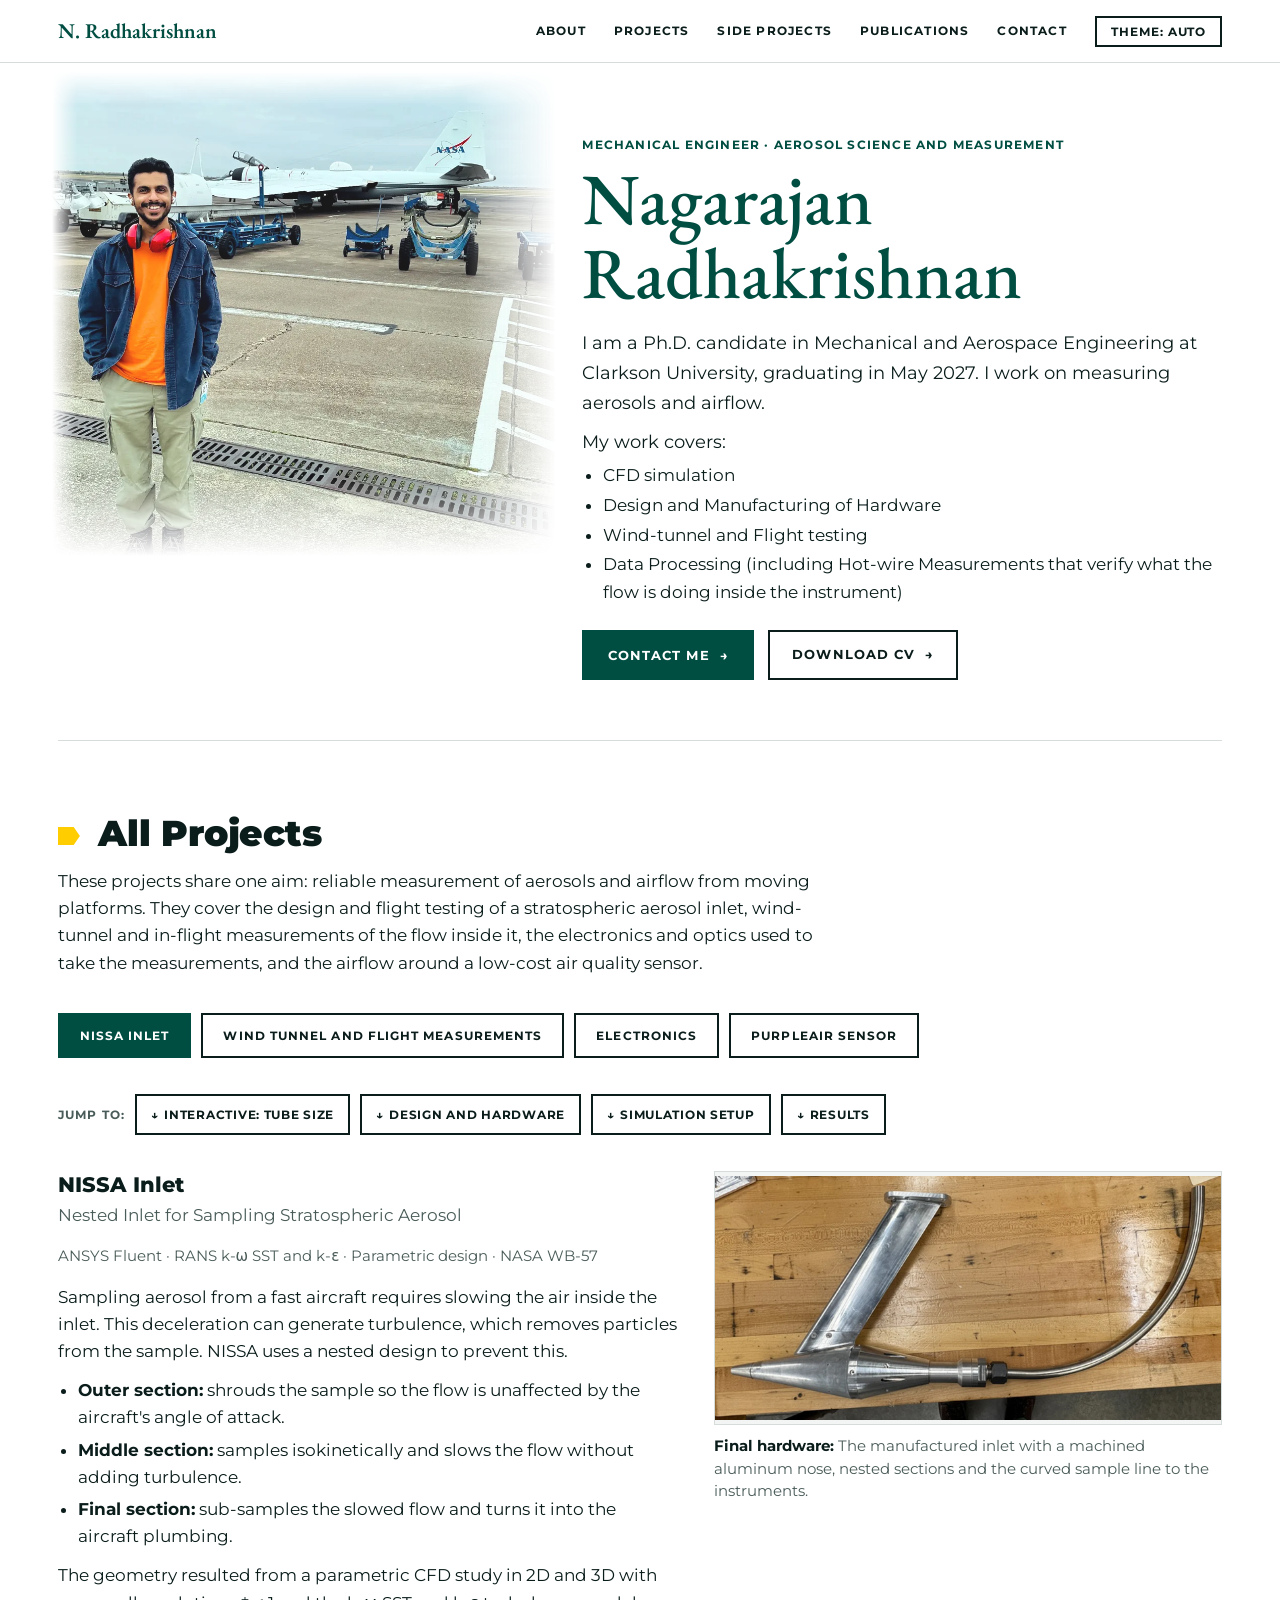
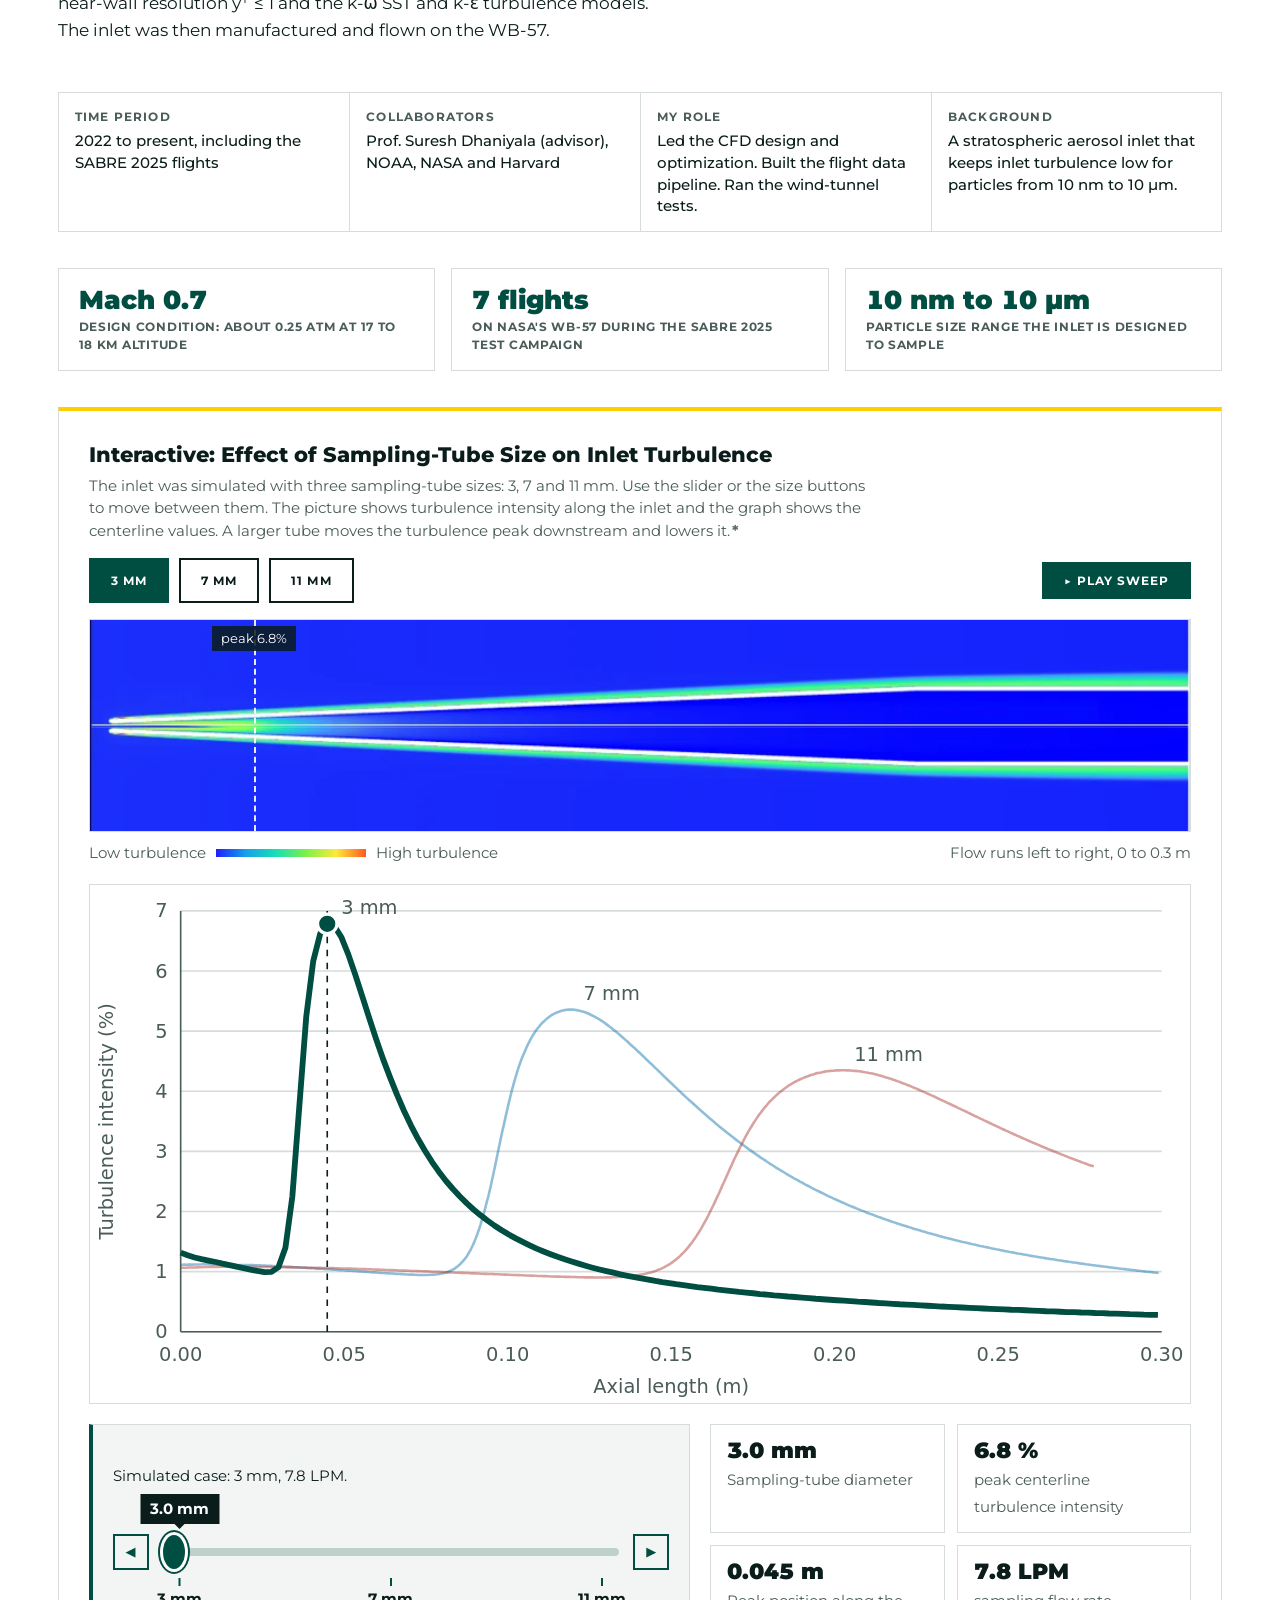
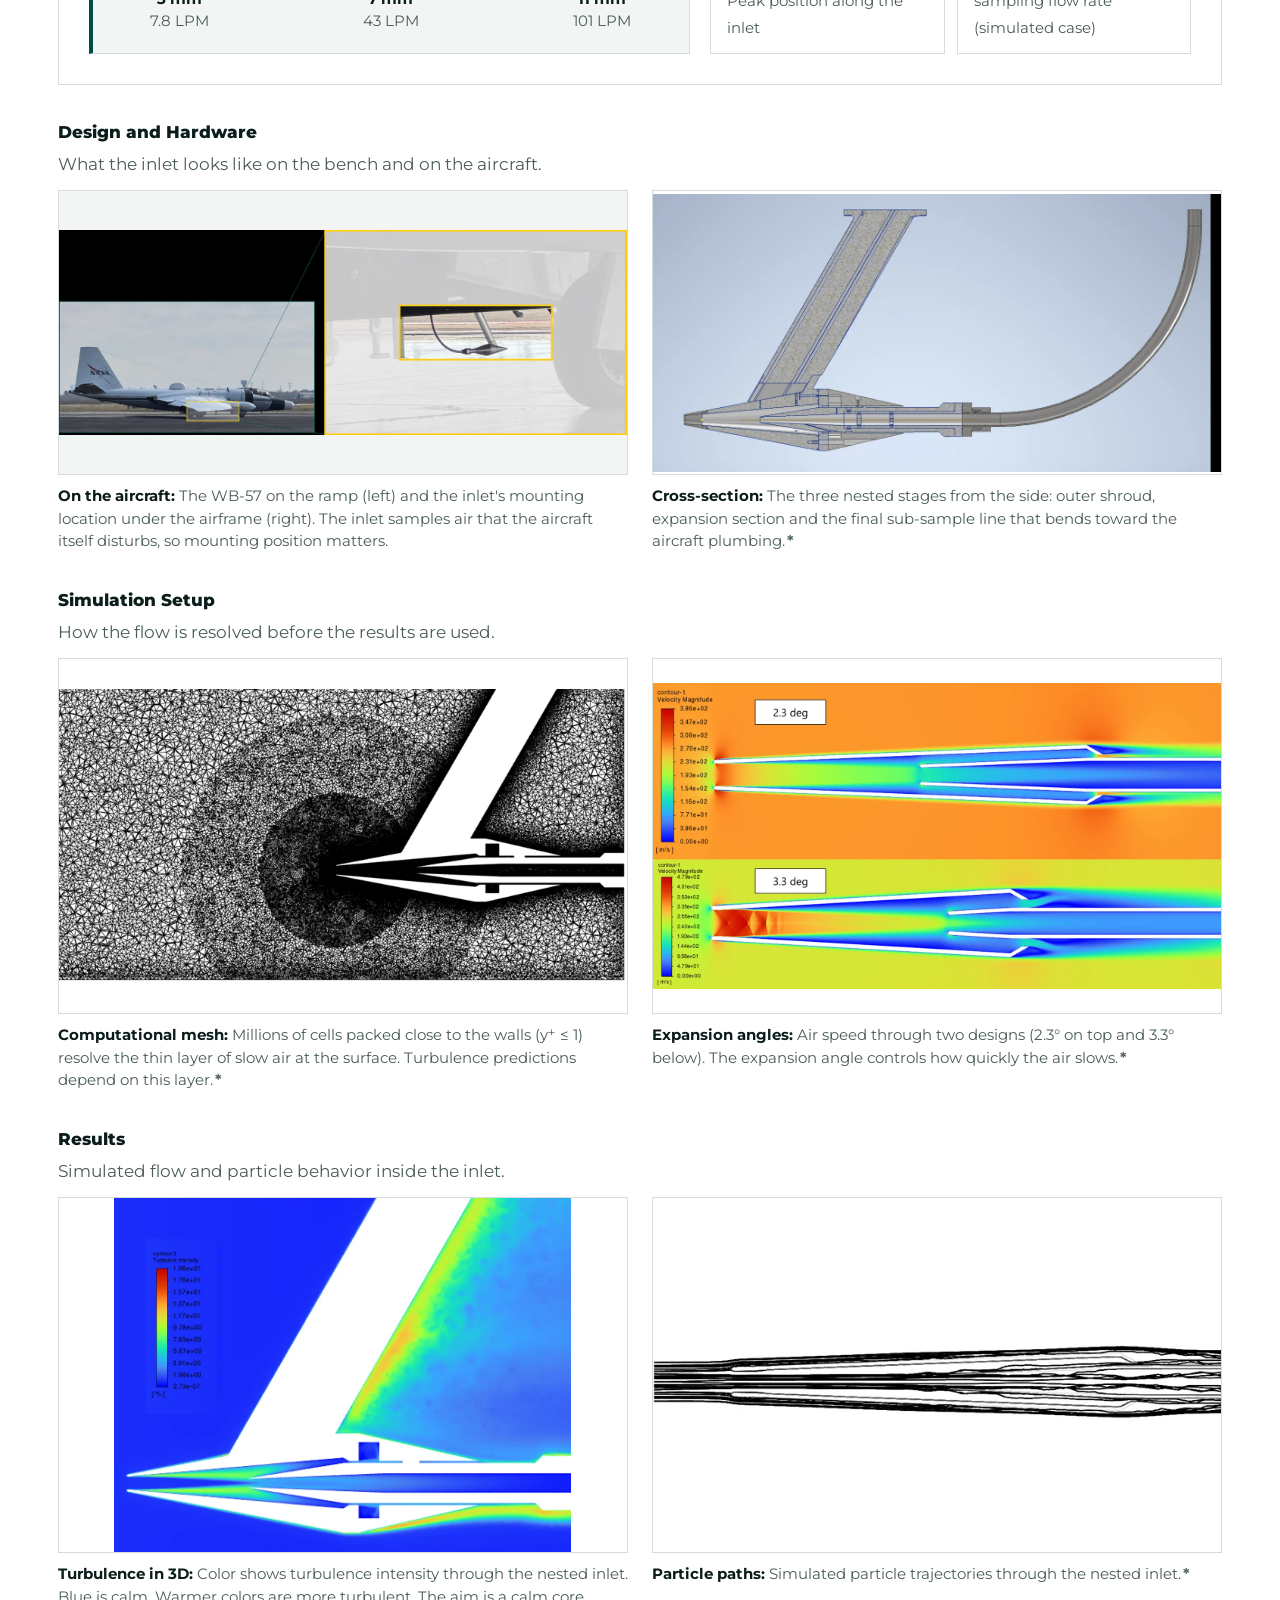
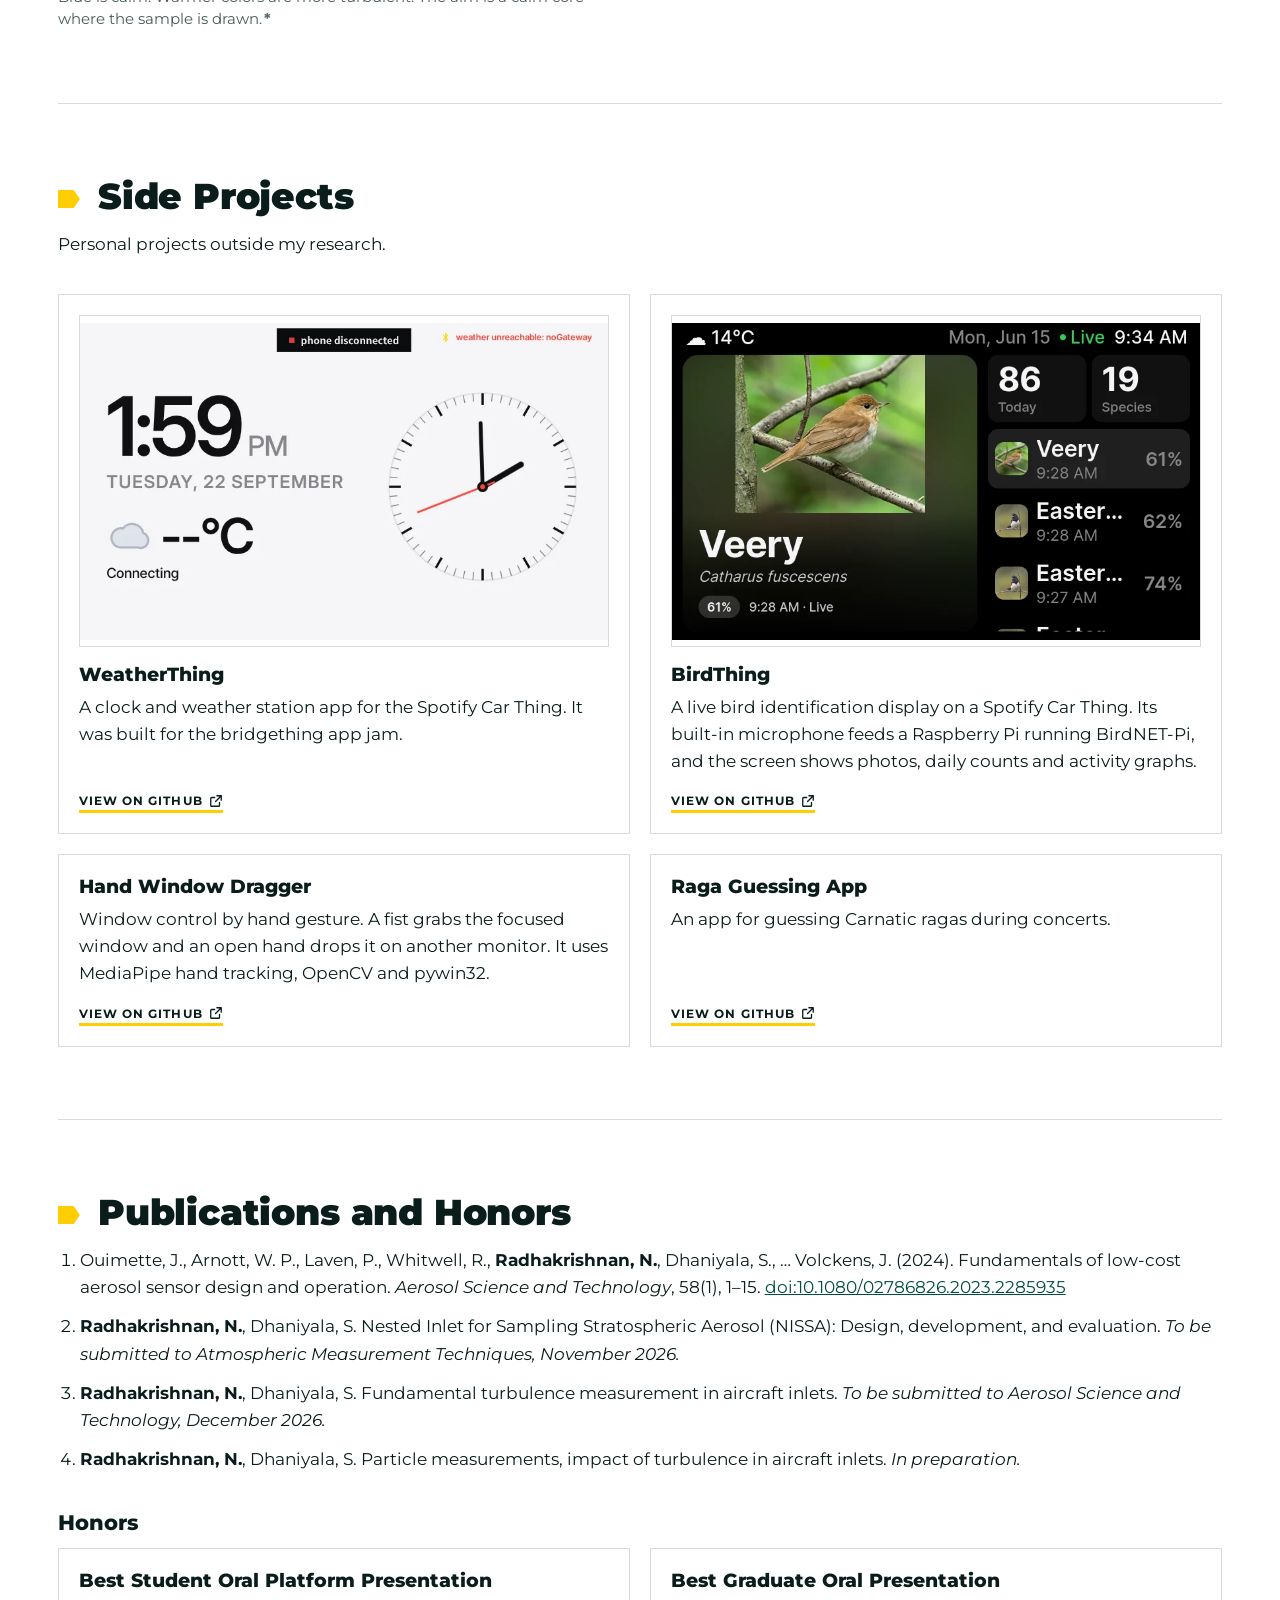
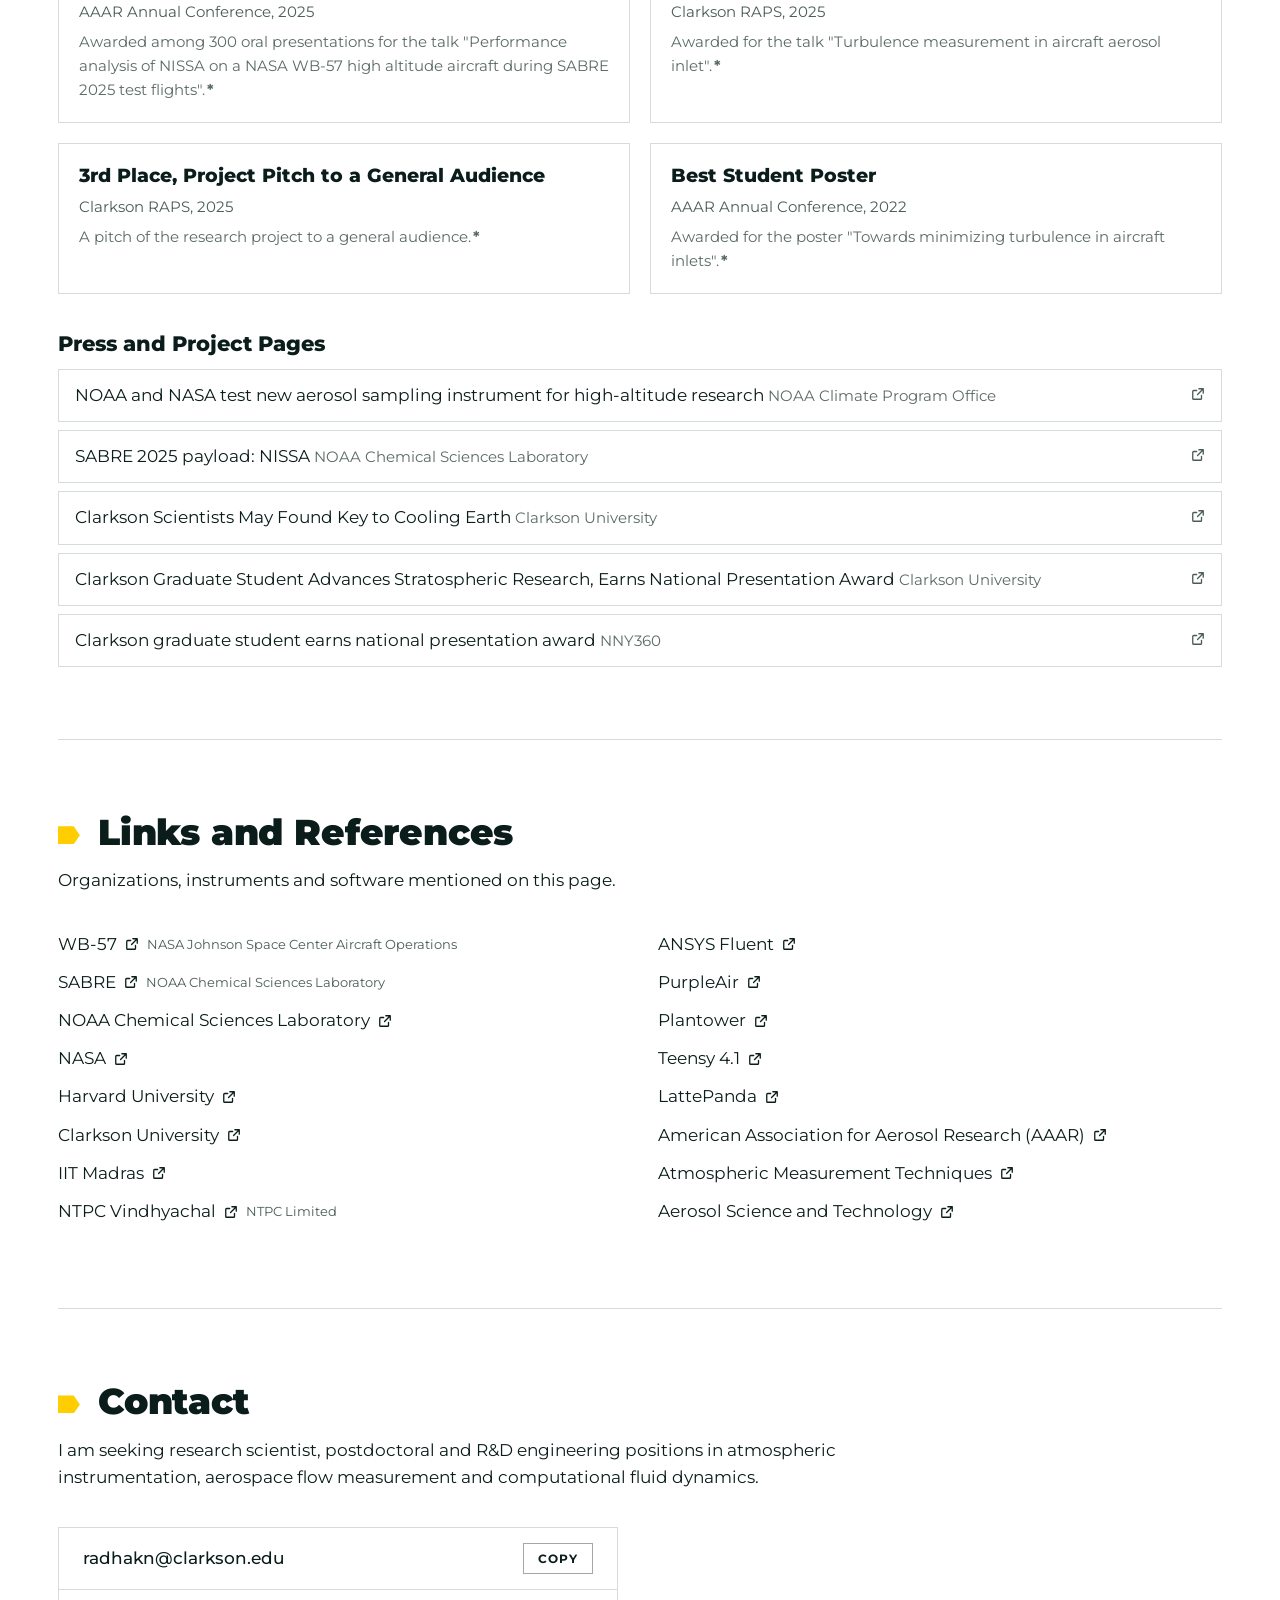
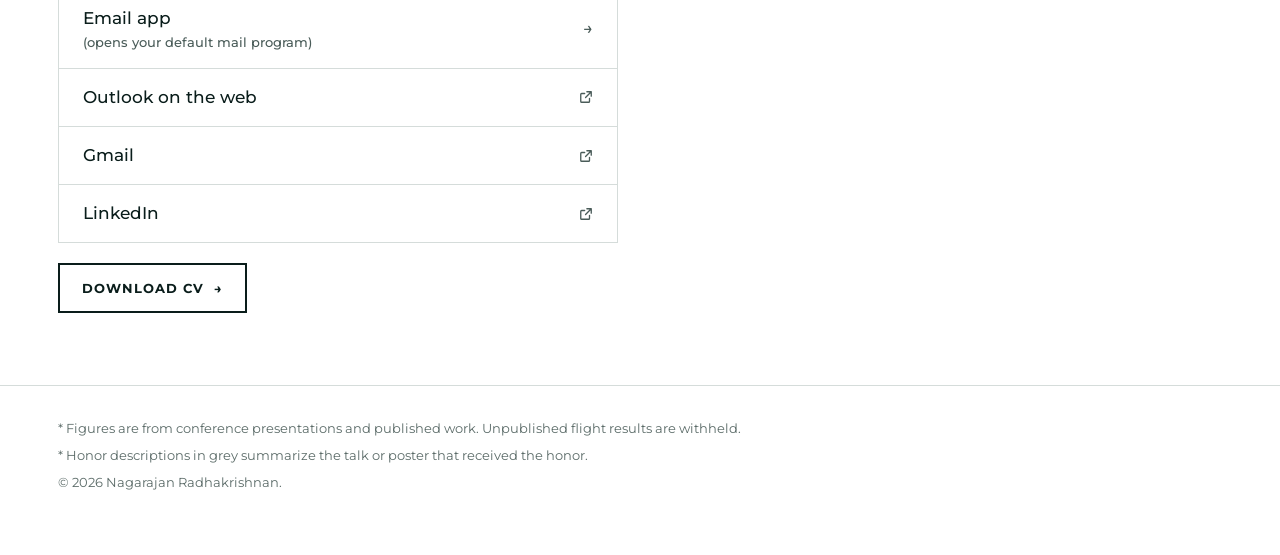
<file: index.html>
<!doctype html>
<html lang="en">
<head>
<meta charset="utf-8">
<meta name="viewport" content="width=device-width, initial-scale=1">
<title>Nagarajan Radhakrishnan | Mechanical Engineer, Aerosol Measurement</title>
<meta name="description" content="Portfolio of Nagarajan Radhakrishnan, mechanical engineer working on aerosol measurement: aircraft inlets, CFD, wind-tunnel testing, flight electronics and emission monitors.">
<style>
@import url("https://fonts.googleapis.com/css2?family=EB+Garamond:wght@500;600&family=Montserrat:ital,wght@0,400;0,500;0,600;0,700;0,800;0,900;1,400&display=swap");
  /* ---------- themes: light (default), dark by system preference, or forced with the toggle ---------- */
  :root{
    --bg:#ffffff; --surface:#ffffff; --surface2:#f3f5f4; --text:#0a1d1b; --muted:#4a5c59; --line:#d5dcda;
    --a1:#004e42; --a2:#0a6fa8; --a3:#b07a00; --a4:#a8322d; --gold:#ffcd00;
    --accent:#004e42; --accent-ink:#ffffff; --plot:#ffffff; --note:#5b6b68;
    --lift:none;
    --ease:cubic-bezier(.2,.8,.2,1);
    --fs:16px; --fs-sm:14px; --gap:36px;
  }
  @media (prefers-color-scheme: dark){
    :root:not([data-theme="light"]){
      --bg:#0a1d1b; --surface:#102a27; --surface2:#143531; --text:#f1f5f4; --muted:#a9bcb8; --line:#27453f;
      --a1:#ffcd00; --a2:#4cc3ff; --a3:#ffb938; --a4:#ff7a73;
      --accent:#ffcd00; --accent-ink:#0a1d1b; --plot:#0d2724; --note:#93aaa5;
      --lift:none;
    }
  }
  :root[data-theme="dark"]{
    --bg:#0a1d1b; --surface:#102a27; --surface2:#143531; --text:#f1f5f4; --muted:#a9bcb8; --line:#27453f;
    --a1:#ffcd00; --a2:#4cc3ff; --a3:#ffb938; --a4:#ff7a73;
    --accent:#ffcd00; --accent-ink:#0a1d1b; --plot:#0d2724; --note:#93aaa5;
    --lift:none;
  }
  *{box-sizing:border-box}
  html{scroll-behavior:auto}
  html,body{overflow-x:clip}
  body{margin:0;background:var(--bg);color:var(--text);transition:background .25s,color .25s;
       font:var(--fs)/1.5 system-ui,-apple-system,"Segoe UI",Roboto,sans-serif}
  p{margin:0 0 12px}
  a{color:var(--accent)}
  .wrap{max-width:1040px;margin:0 auto;padding:0 20px}

  /* headings: same color, weight and sizes everywhere */
  h2,h3,h4{color:var(--text);font-weight:700;margin:0}
  h2{font-size:30px;line-height:1.25;margin-bottom:10px}
  h3{font-size:22px;line-height:1.3;margin-bottom:4px}
  h4{font-size:18px;line-height:1.4;margin:var(--gap) 0 6px}
  .subtitle{color:var(--muted);font-size:var(--fs);margin:0 0 14px}
  /* secondary text: one small size, one muted color */
  figcaption,.hint,.note,.legend,.ticks,.fact span,.readout span,nav a,.tag,.chip,.tab,.btn,.eyebrow,#themeBtn,.jump,.meta,.status,.tools{font-size:var(--fs-sm)}
  figcaption,.hint,.note,.legend,.ticks,.fact span,.readout span{color:var(--muted);line-height:1.5}

  nav{position:sticky;top:0;z-index:30;background:color-mix(in srgb,var(--bg) 82%,transparent);
      backdrop-filter:saturate(1.6) blur(14px);-webkit-backdrop-filter:saturate(1.6) blur(14px);border-bottom:1px solid var(--line)}
  nav .wrap{display:flex;gap:24px;align-items:center;height:58px;overflow-x:auto;white-space:nowrap}
  nav b{margin-right:auto;color:var(--accent);font-size:var(--fs)}
  nav a{text-decoration:none;color:var(--muted);transition:color .2s}
  nav a:hover{color:var(--text)}
  #themeBtn{font-family:inherit;cursor:pointer;border:0;background:var(--surface2);color:var(--text);padding:6px 14px;border-radius:999px;flex:none;transition:background .2s}
  #themeBtn:hover{background:color-mix(in srgb,var(--accent) 16%,var(--surface2))}

  /* hero: the photo sits beside the text in light mode and faintly behind it in dark mode */
  header.hero{padding:72px 0 60px;position:relative;isolation:isolate}
  .hero-bg{position:absolute;z-index:-1;left:-6px;top:8px;width:max(300px,min(520px,calc(100% - min(560px,100% - 360px) - 20px)));height:auto;aspect-ratio:1000/960;object-fit:cover;opacity:.9;pointer-events:none;user-select:none;
     -webkit-mask-image:linear-gradient(to right,transparent 0,#000 5%,#000 82%,transparent 100%),linear-gradient(to bottom,transparent 0,#000 7%,#000 84%,transparent 100%);
     -webkit-mask-composite:source-in;
     mask-image:linear-gradient(to right,transparent 0,#000 5%,#000 82%,transparent 100%),linear-gradient(to bottom,transparent 0,#000 7%,#000 84%,transparent 100%);
     mask-composite:intersect}
  :root[data-theme="dark"] .hero-bg{width:min(56%,600px);opacity:.5;
     -webkit-mask-image:linear-gradient(to right,transparent 0,#000 5%,#000 44%,transparent 100%),linear-gradient(to bottom,transparent 0,#000 7%,#000 84%,transparent 100%);
     mask-image:linear-gradient(to right,transparent 0,#000 5%,#000 44%,transparent 100%),linear-gradient(to bottom,transparent 0,#000 7%,#000 84%,transparent 100%)}
  @media (prefers-color-scheme: dark){:root:not([data-theme="light"]) .hero-bg{width:min(56%,600px);opacity:.5;
     -webkit-mask-image:linear-gradient(to right,transparent 0,#000 5%,#000 44%,transparent 100%),linear-gradient(to bottom,transparent 0,#000 7%,#000 84%,transparent 100%);
     mask-image:linear-gradient(to right,transparent 0,#000 5%,#000 44%,transparent 100%),linear-gradient(to bottom,transparent 0,#000 7%,#000 84%,transparent 100%)}}
  .hero-text{max-width:min(560px,calc(100% - 360px));margin-left:auto;position:relative}
  .eyebrow{color:var(--text);font-weight:700;letter-spacing:.07em;text-transform:uppercase;margin-bottom:8px}
  h1{font-size:clamp(36px,6vw,54px);line-height:1.15;font-weight:800;margin:0 0 16px;padding-bottom:.06em;color:var(--accent)}
  .lead{max-width:46em;margin:0 0 10px}
  ul.work-list{margin:4px 0 24px;padding-left:1.2em}
  ul.work-list li{margin:.15em 0}
  ul li::marker,ol li::marker{color:var(--text)}

  /* buttons: equal size */
  .btns{display:flex;gap:14px;flex-wrap:wrap;align-items:center}
  .btn{display:inline-flex;align-items:center;justify-content:center;gap:8px;min-width:172px;height:46px;padding:0 22px;border-radius:8px;text-decoration:none;font-family:inherit;font-weight:600;
       border:1.5px solid color-mix(in srgb,var(--text) 38%,transparent);color:var(--text);background:transparent;cursor:pointer;
       transition:transform .2s var(--ease),background .2s,border-color .2s,filter .2s}
  .btn:hover{border-color:var(--accent);color:var(--accent);transform:translateY(-1px)}
  .btn:active{transform:scale(.97)}
  .btn.primary{background:var(--accent);border-color:var(--accent);color:var(--accent-ink)}
  .btn.primary:hover{filter:brightness(1.08);color:var(--accent-ink)}

  section{padding:64px 0;border-top:1px solid var(--line)}
  .sub{margin:0 0 var(--gap);max-width:46em}
  .group-note{margin:0 0 12px;max-width:46em;color:var(--muted)}

  /* inline references: no blue links, a pointer and a thin underline on hover */
  a.ref{color:inherit;text-decoration:none;border-bottom:1px solid transparent;cursor:pointer;transition:border-color .2s,color .2s}
  a.ref:hover{border-bottom-color:currentColor;color:var(--accent)}
  svg.ext{width:14px;height:14px;vertical-align:-2px;flex:none}
  a.fn{color:var(--note);text-decoration:none;font-weight:700;margin-left:2px}
  a.fn:hover{color:var(--accent)}

  /* segmented controls: one connected bar, the active segment lifts */
  .tabs,.seg{display:inline-flex;flex-wrap:wrap;gap:3px;padding:4px;background:var(--surface2);border-radius:12px;max-width:100%}
  .tabs{margin-bottom:var(--gap)}
  .tab,.chip{font-family:inherit;font-weight:600;cursor:pointer;border:0;background:transparent;color:var(--muted);
       padding:9px 18px;border-radius:9px;transition:color .2s,background .25s,box-shadow .25s}
  .tab:hover,.chip:hover{color:var(--text)}
  .tab[aria-selected="true"],.chip[aria-pressed="true"]{background:var(--surface);color:var(--text);box-shadow:var(--lift)}
  [data-tc="1"]{--tc:var(--a1)} [data-tc="2"]{--tc:var(--a2)} [data-tc="3"]{--tc:var(--a3)} [data-tc="4"]{--tc:var(--a4)}
  .panel{padding-top:0}
  .panel[hidden]{display:none}
  .panel.enter{animation:panelIn .5s var(--ease)}
  @keyframes panelIn{from{opacity:0;transform:translateY(16px)}to{opacity:1;transform:none}}
  .two{display:grid;grid-template-columns:1.1fr .9fr;gap:var(--gap);align-items:start}
  ul.tight{padding-left:1.2em;margin:0 0 12px}
  ul.tight li{margin:.3em 0}
  .tools{color:var(--muted);margin:0 0 16px}

  /* jump menu */
  .jump{display:flex;flex-wrap:wrap;align-items:baseline;gap:6px 24px;margin:0 0 var(--gap)}
  .jump span{color:var(--muted);font-weight:600}
  .jump a{font-weight:600;text-decoration:none;color:var(--text);padding:2px 0;border-bottom:2px solid color-mix(in srgb,var(--tc) 45%,transparent);
          transition:border-color .2s,color .2s}
  .jump a::before{content:"\2193";display:inline-block;margin-right:.45em;color:var(--tc);transition:transform .25s var(--ease)}
  .jump a:hover{border-color:var(--tc)}
  .jump a:hover::before{transform:translateY(3px)}
  [id]{scroll-margin-top:84px}
  .flash{animation:flash 1.5s ease-out}
  @keyframes flash{0%{outline:3px solid color-mix(in srgb,var(--accent) 55%,transparent);outline-offset:8px;border-radius:10px}
                   100%{outline:3px solid transparent;outline-offset:14px;border-radius:10px}}

  /* project details: compact definition grid */
  .meta{display:grid;grid-template-columns:repeat(4,1fr);gap:0;margin:var(--gap) 0;border:1px solid var(--line);border-radius:12px;background:var(--surface);overflow:hidden}
  .meta div{padding:14px 16px;border-left:1px solid var(--line)}
  .meta div:first-child{border-left:0}
  .meta dt{font-size:13px;font-weight:700;letter-spacing:.06em;text-transform:uppercase;color:var(--muted);margin:0 0 4px}
  .meta dd{margin:0;color:var(--text);line-height:1.45}

  /* highlight cards, used for every key number */
  .facts{display:grid;grid-template-columns:repeat(3,1fr);gap:16px;margin:var(--gap) 0}
  .fact{background:var(--surface);border:1px solid var(--line);border-radius:12px;padding:16px 20px;transition:transform .25s var(--ease),border-color .2s}
  .fact:hover{transform:translateY(-2px);border-color:color-mix(in srgb,var(--tc) 55%,var(--line))}
  .fact b{display:block;font-size:26px;line-height:1.2;color:var(--text);font-variant-numeric:tabular-nums;margin-bottom:2px}
  .fact span{display:block}

  /* figures: every image sits in the same fixed-size frame so rows and captions line up */
  figure{margin:0}
  .frame{aspect-ratio:16/10;background:#fff;border:1px solid var(--line);border-radius:8px;overflow:hidden;cursor:zoom-in;transition:opacity .2s}
  .frame:hover{opacity:.92}
  .frame img{display:block;width:100%;height:100%}
  .plot .frame img{object-fit:contain}
  .photo .frame img{object-fit:contain}
  .photo .frame{background:var(--surface2)}
  .frame.wide{aspect-ratio:2/1}
  .frame.mid{aspect-ratio:4/3}
  figcaption{margin-top:10px}
  figcaption b{color:var(--text)}
  .grid{display:grid;gap:var(--gap) 24px;margin-top:6px;align-items:start}
  .grid.c2{grid-template-columns:repeat(2,1fr)} .grid.c3{grid-template-columns:repeat(3,1fr)} .grid.c4{grid-template-columns:repeat(4,1fr)}
  .stack{display:grid;gap:20px}

  /* interactive widgets: one light frame */
  .widget{background:var(--surface);border:1px solid var(--line);border-radius:14px;padding:26px;margin:var(--gap) 0}
  .widget h3{margin-bottom:6px}
  .widget p.hint{margin:0 0 16px;max-width:52em}
  .chips{display:flex;gap:14px;flex-wrap:wrap;margin-bottom:16px;align-items:center}
  .chip.play{margin-left:auto;background:var(--accent);color:var(--accent-ink);padding:9px 20px;border-radius:8px}
  .chip.play:hover{filter:brightness(1.08);color:var(--accent-ink)}
  .stage{position:relative;width:100%;aspect-ratio:996/192;border-radius:10px;overflow:hidden;border:1px solid var(--line);background:#2020ff}
  .stage img{position:absolute;inset:0;width:100%;height:100%;display:block;border:0;border-radius:0;object-fit:fill;opacity:1;will-change:opacity}
  .peakline{position:absolute;top:0;bottom:0;width:0;border-left:2px dashed rgba(255,255,255,.9);pointer-events:none}
  .peaktag{position:absolute;top:6px;transform:translateX(-50%);background:rgba(0,0,0,.7);color:#fff;font-size:13px;
           padding:2px 9px;border-radius:999px;white-space:nowrap;pointer-events:none}
  .legend{display:flex;align-items:center;gap:10px;margin:10px 0 20px;flex-wrap:wrap}
  .legend i{display:block;height:8px;width:150px;border-radius:4px;
            background:linear-gradient(90deg,#1f1fff,#15a2e8,#16e0b4,#7cf04a,#ffe93a,#ff5a1f)}

  /* the graph is the main element; the slider and the key numbers sit beside each other under it */
  svg.chart{width:100%;height:auto;display:block;background:var(--plot);border:1px solid var(--line);border-radius:10px}
  svg.chart text{fill:var(--muted);font:12px system-ui,sans-serif}
  svg.chart .axis{stroke:var(--muted);stroke-width:1;fill:none}
  svg.chart .gridline{stroke:var(--line);stroke-width:1}
  svg.chart .cv{fill:none;stroke-linejoin:round}
  svg.chart .drop{stroke-width:1;stroke-dasharray:4 4}
  .ctl-row{display:grid;grid-template-columns:minmax(0,1.25fr) minmax(0,1fr);gap:20px;align-items:stretch;margin-top:20px}
  .readout{display:grid;grid-template-columns:1fr 1fr;gap:12px}
  .readout div{background:var(--surface2);border:1px solid var(--line);border-radius:12px;padding:12px 16px}
  .readout b{display:block;font-size:22px;line-height:1.3;color:var(--text);font-variant-numeric:tabular-nums}

  /* the slider: framed and compact */
  .control{padding:16px 20px 8px;border-radius:12px;border:1.5px solid color-mix(in srgb,var(--tc) 55%,var(--line));
           background:color-mix(in srgb,var(--tc) 7%,var(--surface));position:relative;display:flex;flex-direction:column;justify-content:center}
  .status{margin:0 0 46px;color:var(--text);line-height:1.4}
  .ctl-grid{display:grid;grid-template-columns:auto 1fr auto;column-gap:14px;align-items:center}
  .step{width:36px;height:36px;border-radius:50%;border:0;background:var(--surface);color:var(--tc);font:700 13px/1 system-ui,sans-serif;
        cursor:pointer;box-shadow:var(--lift);transition:transform .2s var(--ease),background .2s,color .2s}
  .step:hover{background:var(--tc);color:#fff}
  .step:active{transform:scale(.92)}
  .track{position:relative;height:40px;grid-column:2;grid-row:1}
  .bubble{position:absolute;top:-38px;transform:translateX(-50%);background:var(--text);color:var(--bg);font-weight:700;font-size:var(--fs-sm);
          padding:3px 10px;border-radius:8px;pointer-events:none;white-space:nowrap}
  .bubble::after{content:"";position:absolute;left:50%;bottom:-5px;margin-left:-5px;border:5px solid transparent;border-top-color:var(--text);border-bottom:0}
  input[type=range]{position:absolute;inset:0;width:100%;height:40px;background:none;-webkit-appearance:none;appearance:none;cursor:grab;margin:0}
  input[type=range]:active{cursor:grabbing}
  input[type=range]::-webkit-slider-runnable-track{height:10px;border-radius:5px;
        background:linear-gradient(90deg,var(--tc) 0%,var(--tc) var(--p,0%),color-mix(in srgb,var(--tc) 22%,var(--surface2)) var(--p,0%))}
  input[type=range]::-moz-range-track{height:10px;border-radius:5px;background:color-mix(in srgb,var(--tc) 22%,var(--surface2))}
  input[type=range]::-moz-range-progress{height:10px;border-radius:5px;background:var(--tc)}
  input[type=range]::-webkit-slider-thumb{-webkit-appearance:none;width:34px;height:34px;border-radius:50%;margin-top:-12px;
        background:var(--tc);border:5px solid #fff;box-shadow:0 0 0 2px var(--tc),0 3px 10px rgba(0,0,0,.35)}
  input[type=range]::-moz-range-thumb{width:26px;height:26px;border-radius:50%;background:var(--tc);border:5px solid #fff;box-shadow:0 0 0 2px var(--tc),0 3px 10px rgba(0,0,0,.35)}
  .pulse input[type=range]::-webkit-slider-thumb{animation:pulse 1.8s ease-out infinite}
  .pulse input[type=range]::-moz-range-thumb{animation:pulse 1.8s ease-out infinite}
  @keyframes pulse{0%{box-shadow:0 0 0 2px var(--tc),0 0 0 2px color-mix(in srgb,var(--tc) 60%,transparent)}
                   100%{box-shadow:0 0 0 2px var(--tc),0 0 0 16px color-mix(in srgb,var(--tc) 0%,transparent)}}
  .ticks{position:relative;height:44px;margin:6px 17px 0;grid-column:2;grid-row:2}
  .ticks span{position:absolute;transform:translateX(-50%);text-align:center;white-space:nowrap;cursor:pointer}
  .ticks span::before{content:"";display:block;width:2px;height:8px;margin:0 auto 2px;background:var(--tc);border-radius:1px}
  .ticks b{color:var(--text)}

  /* side projects and honors cards */
  .cards{display:grid;grid-template-columns:repeat(3,1fr);gap:20px}
  .cards.c2{grid-template-columns:repeat(2,1fr)}
  .card{background:var(--surface);border:1px solid var(--line);border-radius:12px;padding:20px;display:flex;flex-direction:column;gap:6px;transition:transform .25s var(--ease),border-color .2s}
  .card:hover{transform:translateY(-2px);border-color:color-mix(in srgb,var(--accent) 45%,var(--line))}
  .card h3{font-size:19px;margin:0}
  .card p{margin:0}
  .card .when{color:var(--muted);font-size:var(--fs-sm)}
  .card .frame{margin-bottom:10px;cursor:zoom-in}
  .card .more{margin-top:auto;padding-top:10px;font-weight:600;font-size:var(--fs-sm);text-decoration:none;color:var(--accent);display:inline-flex;gap:6px;align-items:center}
  .card .more:hover{text-decoration:underline}
  .gnote{color:var(--note);font-size:var(--fs-sm)}
  .press{list-style:none;padding:0;margin:0;display:grid;gap:8px}
  .press a{display:flex;gap:10px;align-items:baseline;justify-content:space-between;padding:12px 16px;border:1px solid var(--line);border-radius:10px;background:var(--surface);
           color:var(--text);text-decoration:none;transition:border-color .2s,transform .2s var(--ease)}
  .press a:hover{border-color:var(--accent);transform:translateY(-1px)}
  .press svg{color:var(--muted)}

  ol.pubs{padding-left:1.3em;margin:0 0 16px}
  ol.pubs li{margin:.7em 0}

  /* references and contact */
  .refs{columns:2;column-gap:36px;list-style:none;padding:0;margin:0}
  .refs li{break-inside:avoid;margin:0 0 10px}
  .refs a{display:inline-flex;gap:8px;align-items:center;color:var(--text);text-decoration:none;border-bottom:1px solid transparent;cursor:pointer}
  .refs a:hover{border-bottom-color:currentColor;color:var(--accent)}
  .refs small{color:var(--muted);display:block;font-size:13px}
  .contact-list{border:1px solid var(--line);border-radius:14px;overflow:hidden;background:var(--surface);max-width:560px;margin:0 0 20px}
  .contact-list .sheet-row:first-child{border-top:0}
  footer{padding:32px 0 56px;border-top:1px solid var(--line);color:var(--note);font-size:var(--fs-sm)}
  footer p{margin:0 0 6px}

  /* Apple-style sheet for the contact options */
  dialog.sheet{border:0;padding:0;border-radius:20px;background:var(--surface);color:var(--text);width:min(460px,calc(100% - 32px));
       box-shadow:0 30px 80px rgba(8,10,24,.4),0 0 0 1px var(--line);overflow:hidden}
  dialog.sheet[open]{animation:sheetIn .42s cubic-bezier(.2,.9,.25,1.12) both}
  dialog.sheet.closing{animation:sheetOut .22s ease-in both}
  dialog.sheet::backdrop{background:rgba(10,12,26,.38);-webkit-backdrop-filter:blur(10px);backdrop-filter:blur(10px);animation:fadeIn .3s ease both}
  dialog.sheet.closing::backdrop{animation:fadeOut .22s ease both}
  @keyframes sheetIn{from{opacity:0;transform:translateY(18px) scale(.94)}to{opacity:1;transform:none}}
  @keyframes sheetOut{from{opacity:1;transform:none}to{opacity:0;transform:translateY(10px) scale(.96)}}
  @keyframes fadeIn{from{opacity:0}to{opacity:1}}
  @keyframes fadeOut{from{opacity:1}to{opacity:0}}
  .sheet-head{padding:24px 24px 18px}
  .sheet-head h3{margin:0 0 4px;font-size:22px}
  .sheet-head p{margin:0;color:var(--muted);font-size:var(--fs-sm)}
  .sheet-row{display:flex;align-items:center;justify-content:space-between;gap:14px;width:100%;padding:15px 24px;border:0;border-top:1px solid var(--line);
       background:none;color:var(--text);font:inherit;font-size:var(--fs);text-decoration:none;cursor:pointer;text-align:left;transition:background .2s}
  a.sheet-row:hover,button.sheet-row:hover{background:var(--surface2)}
  .sheet-row small{display:block;color:var(--muted);font-size:13px}
  .sheet-row i{font-style:normal;color:var(--muted);display:inline-flex}
  .sheet-row.addr{cursor:default}
  .sheet-row.close{justify-content:center;font-weight:600;color:var(--accent)}
  .copy-btn{font:600 14px/1 inherit;font-family:inherit;border:1.5px solid color-mix(in srgb,var(--text) 38%,transparent);background:transparent;color:var(--text);
        padding:7px 14px;border-radius:8px;cursor:pointer;transition:background .2s,color .2s,border-color .2s;flex:none}
  .copy-btn:hover{border-color:var(--accent);color:var(--accent)}

  /* image viewer: fades in with a gentle zoom */
  #lb{position:fixed;inset:0;display:flex;align-items:center;justify-content:center;z-index:50;padding:24px;cursor:zoom-out;
      background:rgba(8,10,22,.7);-webkit-backdrop-filter:blur(12px);backdrop-filter:blur(12px);opacity:0;visibility:hidden;transition:opacity .3s ease,visibility .3s}
  #lb.on{opacity:1;visibility:visible}
  #lb img{max-width:100%;max-height:100%;border-radius:8px;background:#fff;transform:scale(.93);transition:transform .45s cubic-bezier(.2,.9,.25,1.1);box-shadow:0 30px 80px rgba(0,0,0,.5)}
  #lb.on img{transform:scale(1)}
  :focus-visible{outline:3px solid var(--a2);outline-offset:3px}

  @media (prefers-reduced-motion: reduce){
    .panel.enter,dialog.sheet[open],dialog.sheet.closing,.flash{animation:none}
    .pulse input[type=range]::-webkit-slider-thumb,.pulse input[type=range]::-moz-range-thumb{animation:none}
    #lb,#lb img{transition:none}
  }
  @media (max-width:900px){
    header.hero{padding-top:0}
    .hero-text{max-width:none;margin-left:0}
    .hero-bg,:root[data-theme="dark"] .hero-bg{position:relative;display:block;left:auto;top:auto;width:calc(100% + 40px);max-width:none;margin:0 -20px 14px;height:290px;aspect-ratio:auto;object-position:20% 20%;opacity:.8;
       -webkit-mask-image:linear-gradient(to bottom,#000 55%,transparent 100%);mask-image:linear-gradient(to bottom,#000 55%,transparent 100%);
       -webkit-mask-composite:source-over;mask-composite:add}
    :root[data-theme="dark"] .hero-bg{opacity:.55}
    .meta{grid-template-columns:repeat(2,1fr)}
    .meta div:nth-child(3){border-left:0}
    .meta div:nth-child(n+3){border-top:1px solid var(--line)}
    .grid.c4{grid-template-columns:repeat(2,1fr)}
    .cards{grid-template-columns:repeat(2,1fr)}
  }
  @media (max-width:760px){
    .two{grid-template-columns:1fr}
    .facts{grid-template-columns:1fr}
    .grid.c3{grid-template-columns:repeat(2,1fr)}
    .ctl-row{grid-template-columns:1fr}
    .widget{padding:20px 16px}
    .control{padding:14px 12px 6px}
    .ctl-grid{column-gap:10px}
    .tab,.chip{padding:8px 13px}
    .refs{columns:1}
    .cards,.cards.c2{grid-template-columns:1fr}
    .legend span:last-child{display:none}
    .btn{min-width:150px}
  }
  @media (max-width:600px){
    .stage{aspect-ratio:996/300}
    svg.chart text{font-size:19px}
    .chip.play{margin-left:0}
    .grid.c2,.grid.c3,.grid.c4{grid-template-columns:1fr}
    .meta{grid-template-columns:1fr}
    .meta div{border-left:0;border-top:1px solid var(--line)}
    .meta div:first-child{border-top:0}
  }

  /* ================= institutional look: Montserrat, square corners, motion on hover and scroll ================= */
  *,*::before,*::after{border-radius:0 !important}
  body{font-family:"Montserrat",system-ui,-apple-system,"Segoe UI",Roboto,sans-serif;line-height:1.6;font-weight:400;-webkit-font-smoothing:antialiased}
  button,input,select,textarea{font-family:inherit}
  .wrap{max-width:1360px;padding:0 clamp(20px,4.5vw,64px)}
  @media (min-width:1200px){:root{--fs:17px;--fs-sm:15px}}
  @media (min-width:1101px){
    .hero-bg{width:max(300px,min(660px,calc(100% - min(640px,100% - 360px) - 20px)))}
    .hero-text{max-width:min(640px,calc(100% - 360px))}
  }
  ::selection{background:var(--gold);color:#0a1d1b}

  /* type: heavy headings, small bold uppercase labels */
  h1{font-weight:900;color:var(--text);letter-spacing:-.01em;line-height:1.08;font-size:clamp(38px,6vw,58px)}
  h2{font-size:clamp(26px,3.6vw,36px);font-weight:900;line-height:1.15;letter-spacing:-.005em;margin-bottom:14px}
  h3{font-size:21px;font-weight:800;line-height:1.3}
  h4{font-size:17px;font-weight:800}
  .eyebrow{font-size:12px;font-weight:700;letter-spacing:.12em;color:var(--accent)}
  :root[data-theme="dark"] .eyebrow{color:var(--gold)}
  .lead{font-size:18px;line-height:1.65}
  b,strong{font-weight:700}
  section h2::before{content:"";display:inline-block;width:.62em;height:.5em;margin-right:.5em;background:var(--gold);vertical-align:.02em;
       clip-path:polygon(0 0,72% 0,100% 50%,72% 100%,0 100%);transition:transform .35s var(--ease)}
  section h2:hover::before{transform:translateX(5px)}
  section{padding:72px 0}
  .meta dt,.eyebrow,.fact span,.jump span{font-size:12px;letter-spacing:.1em;text-transform:uppercase;font-weight:700}
  .fact span{letter-spacing:.06em}

  /* navigation: white bar, small uppercase links with a gold underline that slides in */
  nav{background:color-mix(in srgb,var(--bg) 94%,transparent);border-bottom:1px solid var(--line);backdrop-filter:none;-webkit-backdrop-filter:none}
  nav .wrap{height:62px;gap:28px}
  nav .wrap{scrollbar-width:none}
  nav .wrap::-webkit-scrollbar{display:none}
  nav .wrap > *{flex:none}
  nav b{font-weight:900;font-size:15px;letter-spacing:.01em;color:var(--text)}
  nav a{font-size:12px;font-weight:700;letter-spacing:.1em;text-transform:uppercase;color:var(--text);position:relative;padding:6px 0}
  nav a::after{content:"";position:absolute;left:0;right:0;bottom:0;height:3px;background:var(--gold);transform:scaleX(0);transform-origin:left;transition:transform .3s var(--ease)}
  nav a:hover{color:var(--text)}
  nav a:hover::after{transform:scaleX(1)}
  #themeBtn{background:transparent;border:2px solid var(--text);font-weight:700;font-size:12px;letter-spacing:.08em;text-transform:uppercase;padding:6px 14px;transition:background .25s,color .25s}
  #themeBtn:hover{background:var(--text);color:var(--bg)}

  /* buttons: solid and square; the arrow slides across and the fill turns gold on hover */
  .btn{font-weight:700;font-size:13px;letter-spacing:.08em;text-transform:uppercase;height:50px;border:2px solid var(--text);background:transparent;color:var(--text);
       position:relative;overflow:hidden;z-index:0;transition:color .3s,border-color .3s}
  .btn::before{content:"";position:absolute;inset:0;background:var(--gold);transform:translateY(101%);transition:transform .35s var(--ease);z-index:-1}
  .btn::after{content:"\2192";display:inline-block;margin-left:2px;transition:transform .3s var(--ease)}
  .btn:hover{transform:none;color:#0a1d1b;border-color:var(--gold)}
  .btn:hover::before{transform:translateY(0)}
  .btn:hover::after{transform:translateX(6px)}
  .btn:active{transform:none}
  .btn.primary{background:var(--accent);border-color:var(--accent);color:var(--accent-ink)}
  .btn.primary:hover{filter:none;color:#0a1d1b;border-color:var(--gold)}
  :root[data-theme="dark"] .btn{border-color:var(--text)}
  :root[data-theme="dark"] .btn.primary{background:var(--gold);border-color:var(--gold);color:#0a1d1b}
  :root[data-theme="dark"] .btn.primary:hover{background:#fff;border-color:#fff}
  :root[data-theme="dark"] .btn.primary::before{background:#fff}
  @media (prefers-color-scheme: dark){
    :root:not([data-theme="light"]) .btn.primary{background:var(--gold);border-color:var(--gold);color:#0a1d1b}
    :root:not([data-theme="light"]) .btn.primary::before{background:#fff}
  }

  /* tabs and chips: flat, underlined, the active one filled */
  /* tabs, size chips and jump links are separate boxes: outlined, yellow on hover, filled when selected */
  .tabs,.seg{background:transparent;padding:0;gap:10px}
  .tab,.chip{font-size:12px;font-weight:700;letter-spacing:.09em;text-transform:uppercase;padding:13px 20px;color:var(--text);background:transparent;
       border:2px solid var(--text);box-shadow:none !important;transition:background .25s,color .25s,border-color .25s}
  .tab:hover,.chip:hover{background:var(--gold);border-color:var(--gold);color:#0a1d1b}
  .tab[aria-selected="true"],.chip[aria-pressed="true"]{background:var(--accent);border-color:var(--accent);color:var(--accent-ink)}
  .tab[aria-selected="true"]:hover,.chip[aria-pressed="true"]:hover{background:var(--gold);border-color:var(--gold);color:#0a1d1b}
  :root[data-theme="dark"] .tab[aria-selected="true"],:root[data-theme="dark"] .chip[aria-pressed="true"]{background:var(--gold);border-color:var(--gold);color:#0a1d1b}
  .chip.play{background:var(--accent);border-color:var(--accent);color:var(--accent-ink);margin-bottom:0}
  .chip.play:hover{background:var(--gold);border-color:var(--gold);color:#0a1d1b;filter:none}
  :root[data-theme="dark"] .chip.play{background:var(--gold);border-color:var(--gold);color:#0a1d1b}
  :root[data-theme="dark"] .chip.play:hover{background:#fff;border-color:#fff}
  @media (prefers-color-scheme: dark){
    :root:not([data-theme="light"]) .tab[aria-selected="true"],:root:not([data-theme="light"]) .chip[aria-pressed="true"]{background:var(--gold);border-color:var(--gold);color:#0a1d1b}
  }

  /* cards and panels: thin outline, gold edge grows on hover, image zooms, the card rises */
  .card,.fact,.readout div,.meta,.widget,.contact-list,.press a{border:1px solid var(--line);background:var(--surface);box-shadow:none}
  /* only boxes that lead somewhere react to the mouse: side-project cards (whole card links out), images (open larger), press links */
  .fact{transition:none}
  .fact:hover{transform:none;border-color:var(--line)}
  .card{position:relative;transition:transform .3s var(--ease),border-color .3s,background .3s}
  .card .more::after{content:"";position:absolute;inset:0;z-index:1}
  .card:hover{transform:translateY(-4px);border-color:var(--gold);background:color-mix(in srgb,var(--gold) 16%,var(--surface));box-shadow:inset 0 -5px 0 var(--gold)}
  .card .frame{position:relative;z-index:2}
  .card .frame img,.grid .frame img{transition:transform .5s var(--ease)}
  .card:hover .frame img,.grid figure:hover .frame img{transform:scale(1.04)}
  .frame{border:1px solid var(--line);transition:border-color .25s,box-shadow .25s}
  .frame:hover{opacity:1;border-color:var(--gold);box-shadow:0 0 0 3px var(--gold)}
  .card h3{font-size:19px}
  .card .more{font-size:12px;font-weight:700;letter-spacing:.09em;text-transform:uppercase;color:var(--text);position:relative;align-self:flex-start;
       background:linear-gradient(var(--gold),var(--gold)) 0 100%/100% 3px no-repeat;padding-bottom:3px;transition:background-size .3s var(--ease),gap .3s var(--ease)}
  .card:hover .more{text-decoration:none;gap:12px}
  .card .more:hover{text-decoration:none}
  .meta{margin:var(--gap) 0}
  .meta dd{font-weight:500}
  .fact b{font-weight:900;color:var(--accent)}
  :root[data-theme="dark"] .fact b{color:var(--gold)}
  .readout b{font-weight:900}
  .widget{padding:30px;border-top:4px solid var(--gold)}
  .press a{border-radius:0;transition:border-color .3s,padding-left .3s var(--ease),background .3s}
  .press a:hover{transform:none;padding-left:24px;border-color:var(--gold);background:var(--gold);color:#0a1d1b}
  .press a:hover svg{color:#0a1d1b}

  /* in-text links: underlined in the accent colour; the underline thickens to gold on hover */
  a.ref{border-bottom:2px solid transparent}
  a.ref:hover{border-bottom-color:var(--gold);color:inherit}
  .refs a:hover{border-bottom-color:var(--gold);color:inherit}
  .jump{gap:10px}
  .jump a{border:2px solid var(--text);font-weight:700;font-size:12px;letter-spacing:.06em;text-transform:uppercase;padding:9px 14px;transition:background .25s,border-color .25s,color .25s}
  .jump a:hover{background:var(--gold);border-color:var(--gold);color:#0a1d1b}
  .jump a::before{color:currentColor}
  .flash{animation:none}

  /* slider: square thumb, flat track */
  input[type=range]::-webkit-slider-runnable-track{height:8px}
  input[type=range]::-moz-range-track,input[type=range]::-moz-range-progress{height:8px}
  input[type=range]::-webkit-slider-thumb{width:22px;height:34px;margin-top:-13px;border:0;box-shadow:0 0 0 3px #fff,0 0 0 5px var(--tc)}
  input[type=range]::-moz-range-thumb{width:22px;height:34px;border:0;box-shadow:0 0 0 3px #fff,0 0 0 5px var(--tc)}
  .control{background:var(--surface2);border:1px solid var(--line);border-left:4px solid var(--tc)}
  .step{box-shadow:none;border:2px solid var(--tc);background:transparent}
  .step:hover{background:var(--tc);color:#fff}
  .bubble{font-weight:700}
  .peaktag{background:rgba(10,29,27,.85)}

  /* dialogs and viewer */
  dialog.sheet{border-top:4px solid var(--gold);box-shadow:0 30px 80px rgba(0,0,0,.35)}
  .sheet-row{font-weight:500}
  .sheet-row.close{font-weight:700;letter-spacing:.08em;text-transform:uppercase;font-size:13px}
  a.sheet-row:hover,button.sheet-row:hover{background:var(--gold);color:#0a1d1b;padding-left:30px}
  a.sheet-row:hover small,a.sheet-row:hover i,button.sheet-row:hover i{color:#0a1d1b}
  .sheet-row{transition:background .2s,padding-left .3s var(--ease)}
  .copy-btn{font-weight:700;font-size:12px;letter-spacing:.08em;text-transform:uppercase}
  .copy-btn:hover{background:var(--gold);border-color:var(--gold);color:#0a1d1b}
  #lb img{border:0}

  /* hero: portrait stays, but with a hard edge on the text side instead of a soft glow */
  .hero-text{padding-left:0}
  /* the name is set in a classic serif, like a university wordmark */
  h1,nav b{font-family:"EB Garamond","Cormorant Garamond",Garamond,Georgia,serif;color:var(--accent);letter-spacing:0}
  h1{font-weight:500;font-size:clamp(46px,7vw,72px);line-height:1.02}
  nav b{font-weight:600;font-size:21px}
  :root[data-theme="dark"] h1,:root[data-theme="dark"] nav b{color:var(--text)}
  @media (prefers-color-scheme: dark){:root:not([data-theme="light"]) h1,:root:not([data-theme="light"]) nav b{color:var(--text)}}
  footer{font-size:13px}

  @media (prefers-reduced-motion: reduce){
    .btn::before,.btn::after,.card,nav a::after{transition:none}
  }
  @media (max-width:1000px){
    nav .wrap{gap:20px}
    nav a{letter-spacing:.06em}
    .tab,.chip{padding:13px 16px}
  }
  @media (max-width:900px){
    nav .wrap{gap:15px}
    nav a{font-size:11px;letter-spacing:.04em}
    nav b{font-size:18px}
    #themeBtn{padding:5px 9px;font-size:11px}
  }
  @media (max-width:760px){
    nav .wrap{gap:18px}
    .tab,.chip{padding:12px 14px}
    h2{font-size:26px}
  }
</style>
<script>
  /* apply a saved theme choice before first paint (falls back to the system setting) */
  try{ var th=localStorage.getItem('theme'); if(th==='light'||th==='dark') document.documentElement.setAttribute('data-theme',th); }catch(e){}
</script>
</head>
<body>

<nav><div class="wrap">
  <b>N. Radhakrishnan</b>
  <a href="#about">About</a><a href="#work">Projects</a><a href="#side">Side Projects</a><a href="#pubs">Publications</a><a href="#contact">Contact</a>
  <button id="themeBtn" type="button" aria-label="Change color theme">Theme: Auto</button>
</div></nav>

<main class="wrap">

<header class="hero" id="about">
  <img class="hero-bg" src="assets/hero_bg.webp" alt="" aria-hidden="true" width="1000" height="960">
  <div class="hero-text">
    <div class="eyebrow">Mechanical Engineer &middot; Aerosol Science and Measurement</div>
    <h1>Nagarajan Radhakrishnan</h1>
    <p class="lead">I am a Ph.D. candidate in Mechanical and Aerospace Engineering at <a class="ref" href="https://www.clarkson.edu/" target="_blank" rel="noopener">Clarkson University</a>, graduating in May 2027. I work on measuring aerosols and airflow.</p>
    <p class="lead" style="margin-bottom:4px">My work covers:</p>
    <ul class="work-list">
      <li>CFD simulation</li>
      <li>Design and Manufacturing of Hardware</li>
      <li>Wind-tunnel and Flight testing</li>
      <li>Data Processing (including Hot-wire Measurements that verify what the flow is doing inside the instrument)</li>
    </ul>
    <div class="btns">
      <button class="btn primary" type="button" data-open-mail data-goatcounter-click="contact-open-hero">Contact me</button>
      <a class="btn" href="assets/Nagarajan_Radhakrishnan_CV.pdf" target="_blank" rel="noopener" data-goatcounter-click="cv-download">Download CV</a>
    </div>
  </div>
</header>

<section id="work">
  <h2>All Projects</h2>
  <p class="sub">These projects share one aim: reliable measurement of aerosols and airflow from moving platforms. They cover the design and flight testing of a stratospheric aerosol inlet, wind-tunnel and in-flight measurements of the flow inside it, the electronics and optics used to take the measurements, and the airflow around a low-cost air quality sensor.</p>

  <div class="tabs" role="tablist" aria-label="Projects">
    <button class="tab" data-tc="1" role="tab" id="t-nissa" data-goatcounter-click="tab-t-nissa" aria-controls="p-nissa" aria-selected="true">NISSA Inlet</button>
    <button class="tab" data-tc="3" role="tab" id="t-flight" data-goatcounter-click="tab-t-flight" aria-controls="p-flight" aria-selected="false">Wind Tunnel and Flight Measurements</button>
    <button class="tab" data-tc="4" role="tab" id="t-box" data-goatcounter-click="tab-t-box" aria-controls="p-box" aria-selected="false">Electronics</button>
    <button class="tab" data-tc="2" role="tab" id="t-pa" data-goatcounter-click="tab-t-pa" aria-controls="p-pa" aria-selected="false">PurpleAir Sensor</button>
  </div>

  <!-- ================= NISSA ================= -->
  <div class="panel" data-tc="1" id="p-nissa" role="tabpanel" aria-labelledby="t-nissa">
    <div class="jump" role="group" aria-label="Jump to a topic in this project">
      <span>Jump to:</span>
      <a href="#explorer">Interactive: Tube Size</a>
      <a href="#nissa-design">Design and Hardware</a>
      <a href="#nissa-setup">Simulation Setup</a>
      <a href="#nissa-results">Results</a>
    </div>
    <div class="two">
      <div>
        <h3>NISSA Inlet</h3>
        <p class="subtitle">Nested Inlet for Sampling Stratospheric Aerosol</p>
        <p class="tools"><a class="ref" href="https://www.ansys.com/products/fluids/ansys-fluent" target="_blank" rel="noopener">ANSYS Fluent</a> &middot; RANS k-ω SST and k-ε &middot; Parametric design &middot; <a class="ref" href="https://www.nasa.gov/specials/jsc-aircraft-ops/index.html" target="_blank" rel="noopener">NASA WB-57</a></p>
        <p>Sampling aerosol from a fast aircraft requires slowing the air inside the inlet. This deceleration can generate turbulence, which removes particles from the sample. NISSA uses a nested design to prevent this.</p>
        <ul class="tight">
          <li><b>Outer section:</b> shrouds the sample so the flow is unaffected by the aircraft's angle of attack.</li>
          <li><b>Middle section:</b> samples isokinetically and slows the flow without adding turbulence.</li>
          <li><b>Final section:</b> sub-samples the slowed flow and turns it into the aircraft plumbing.</li>
        </ul>
        <p>The geometry resulted from a parametric CFD study in 2D and 3D with near-wall resolution y⁺ ≤ 1 and the k-ω SST and k-ε turbulence models. The inlet was then manufactured and flown on the <a class="ref" href="https://www.nasa.gov/specials/jsc-aircraft-ops/index.html" target="_blank" rel="noopener">WB-57</a>.</p>
      </div>
      <figure class="photo"><div class="frame wide"><img src="assets/nissa_hardware.webp" alt="Manufactured NISSA inlet, machined aluminum with curved sample line" loading="lazy"></div>
        <figcaption><b>Final hardware:</b> The manufactured inlet with a machined aluminum nose, nested sections and the curved sample line to the instruments.</figcaption></figure>
    </div>

    <dl class="meta">
      <div><dt>Time period</dt><dd>2022 to present, including the <a class="ref" href="https://csl.noaa.gov/projects/sabre/" target="_blank" rel="noopener">SABRE</a> 2025 flights</dd></div>
      <div><dt>Collaborators</dt><dd><a class="ref" href="https://sites.clarkson.edu/suresh-dhaniyala/" target="_blank" rel="noopener">Prof. Suresh Dhaniyala</a> (advisor), <a class="ref" href="https://csl.noaa.gov/" target="_blank" rel="noopener">NOAA</a>, <a class="ref" href="https://www.nasa.gov/" target="_blank" rel="noopener">NASA</a> and <a class="ref" href="https://www.harvard.edu/" target="_blank" rel="noopener">Harvard</a></dd></div>
      <div><dt>My role</dt><dd>Led the CFD design and optimization. Built the flight data pipeline. Ran the wind-tunnel tests.</dd></div>
      <div><dt>Background</dt><dd>A stratospheric aerosol inlet that keeps inlet turbulence low for particles from 10 nm to 10 µm.</dd></div>
    </dl>

    <div class="facts">
      <div class="fact"><b>Mach 0.7</b><span>Design condition: about 0.25 atm at 17 to 18 km altitude</span></div>
      <div class="fact"><b>7 flights</b><span>On NASA's WB-57 during the SABRE 2025 test campaign</span></div>
      <div class="fact"><b>10 nm to 10 µm</b><span>Particle size range the inlet is designed to sample</span></div>
    </div>

    <div class="widget" id="explorer">
      <h3>Interactive: Effect of Sampling-Tube Size on Inlet Turbulence</h3>
      <p class="hint">The inlet was simulated with three sampling-tube sizes: 3, 7 and 11 mm. Use the slider or the size buttons to move between them. The picture shows turbulence intensity along the inlet and the graph shows the centerline values. A larger tube moves the turbulence peak downstream and lowers it.<a class="fn" href="#footnote" aria-label="See footnote">*</a></p>
      <div class="chips" id="sizeChips">
        <div class="seg" role="group" aria-label="Sampling tube size">
          <button class="chip" data-d="3" aria-pressed="false">3 mm</button>
          <button class="chip" data-d="7" aria-pressed="false">7 mm</button>
          <button class="chip" data-d="11" aria-pressed="false">11 mm</button>
        </div>
        <button class="chip play" id="playBtn" type="button">&#9654; Play sweep</button>
      </div>

      <div class="stage" id="stage" aria-label="Turbulence intensity contour along the inlet">
        <img id="L3"  src="assets/strip_3.webp"  alt="" >
        <img id="L7"  src="assets/strip_7.webp"  alt="" style="opacity:0">
        <img id="L11" src="assets/strip_11.webp" alt="" style="opacity:0">
        <div class="peakline" id="peakline"></div>
        <div class="peaktag" id="peaktag">peak</div>
      </div>
      <div class="legend"><span>Low turbulence</span><i></i><span>High turbulence</span><span style="margin-left:auto">Flow runs left to right, 0 to 0.3 m</span></div>

      <svg class="chart" id="chart" viewBox="0 0 680 320" role="img" aria-label="Centerline turbulence intensity versus axial length for the 3, 7 and 11 mm cases"></svg>

      <div class="ctl-row">
        <div class="control pulse" id="control">
          <p class="status" id="status" aria-live="polite">Simulated case: 3 mm, 7.8 LPM.</p>
          <div class="ctl-grid">
            <button class="step" id="stepDown" type="button" aria-label="Smaller tube">&#9664;</button>
            <div class="track">
              <div class="bubble" id="bubble">3.0 mm</div>
              <input type="range" id="sizeRange" min="3" max="11" step="0.01" value="3" aria-label="Sampling tube diameter in millimeters">
            </div>
            <button class="step" id="stepUp" type="button" aria-label="Larger tube">&#9654;</button>
            <div class="ticks" id="ticks"></div>
          </div>
        </div>
        <div class="readout">
          <div><b id="rDia">3.0 mm</b><span>Sampling-tube diameter</span></div>
          <div><b id="rPeak">6.8 %</b><span id="rPeakNote">Peak centerline turbulence intensity</span></div>
          <div><b id="rPos">0.045 m</b><span>Peak position along the inlet</span></div>
          <div><b id="rFlow">7.8 LPM</b><span id="rFlowNote">Sampling flow rate (simulated case)</span></div>
        </div>
      </div>
    </div>

    <h4 id="nissa-design">Design and Hardware</h4>
    <p class="group-note">What the inlet looks like on the bench and on the aircraft.</p>
    <div class="grid c2">
      <figure class="photo"><div class="frame wide"><img src="assets/nissa_wb57.webp" alt="NISSA mounted under the WB-57 aircraft" loading="lazy"></div>
        <figcaption><b>On the aircraft:</b> The WB-57 on the ramp (left) and the inlet's mounting location under the airframe (right). The inlet samples air that the aircraft itself disturbs, so mounting position matters.</figcaption></figure>
      <figure class="plot"><div class="frame wide"><img src="assets/nissa_section.webp" alt="3D cross-section of NISSA" loading="lazy"></div>
        <figcaption><b>Cross-section:</b> The three nested stages from the side: outer shroud, expansion section and the final sub-sample line that bends toward the aircraft plumbing.<a class="fn" href="#footnote" aria-label="See footnote">*</a></figcaption></figure>
    </div>

    <h4 id="nissa-setup">Simulation Setup</h4>
    <p class="group-note">How the flow is resolved before the results are used.</p>
    <div class="grid c2">
      <figure class="plot"><div class="frame"><img src="assets/nissa_mesh.webp" alt="Refined 3D mesh around the inlet" loading="lazy"></div>
        <figcaption><b>Computational mesh:</b> Millions of cells packed close to the walls (y⁺ ≤ 1) resolve the thin layer of slow air at the surface. Turbulence predictions depend on this layer.<a class="fn" href="#footnote" aria-label="See footnote">*</a></figcaption></figure>
      <figure class="plot"><div class="frame"><img src="assets/nissa_expansion.webp" alt="Velocity magnitude for two expansion angles" loading="lazy"></div>
        <figcaption><b>Expansion angles:</b> Air speed through two designs (2.3° on top and 3.3° below). The expansion angle controls how quickly the air slows.<a class="fn" href="#footnote" aria-label="See footnote">*</a></figcaption></figure>
    </div>

    <h4 id="nissa-results">Results</h4>
    <p class="group-note">Simulated flow and particle behavior inside the inlet.</p>
    <div class="grid c2">
      <figure class="plot"><div class="frame"><img src="assets/nissa_ti3d.webp" alt="3D turbulence intensity contour" loading="lazy"></div>
        <figcaption><b>Turbulence in 3D:</b> Color shows turbulence intensity through the nested inlet. Blue is calm. Warmer colors are more turbulent. The aim is a calm core where the sample is drawn.<a class="fn" href="#footnote" aria-label="See footnote">*</a></figcaption></figure>
      <figure class="plot"><div class="frame"><img src="assets/nissa_tracks.webp" alt="Particle trajectories through the nested inlet" loading="lazy"></div>
        <figcaption><b>Particle paths:</b> Simulated particle trajectories through the nested inlet.<a class="fn" href="#footnote" aria-label="See footnote">*</a></figcaption></figure>
    </div>
  </div>

  <!-- ================= Wind tunnel & flight ================= -->
  <div class="panel" data-tc="3" id="p-flight" role="tabpanel" aria-labelledby="t-flight" hidden>
    <div class="jump" role="group" aria-label="Jump to a topic in this project">
      <span>Jump to:</span>
      <a href="#fl-flight">Flight Measurements</a>
      <a href="#fl-tunnel">Wind-Tunnel Setups</a>
    </div>
    <div class="two">
      <div id="fl-flight">
        <h3>Wind Tunnel and Flight Measurements</h3>
        <p class="subtitle">Checking the inlet flow against the model</p>
        <p class="tools">Hot-wire anemometry &middot; Pressure sensing &middot; Wind-tunnel testing &middot; MATLAB</p>
        <p>Computational results are only useful if the real inlet behaves as the model predicts. NISSA flew seven research flights on the <a class="ref" href="https://www.nasa.gov/specials/jsc-aircraft-ops/index.html" target="_blank" rel="noopener">WB-57</a> during the <a class="ref" href="https://csl.noaa.gov/projects/sabre/" target="_blank" rel="noopener">SABRE</a> 2025 test campaign. It carried a miniature hot-wire, absolute and differential pressure taps and a DPOPS instrument. The DPOPS size distributions were compared with a balloon sounding of the same air mass.</p>
        <ul class="tight">
          <li>In-flight turbulence intensity at steady cruise was about 19%. A ground wind-tunnel test on the manufactured inlet reproduced it (17 to 23%) with the probe at the flight station. The turbulence is therefore a real flow feature and not an instrument artifact.</li>
          <li>The flight data reduction was built in MATLAB. The <a class="ref" href="https://www.pjrc.com/store/teensy41.html" target="_blank" rel="noopener">Teensy 4.1</a> flight electronics were calibrated against a laboratory reference chain.</li>
          <li>Flight sampling at 5 Hz preserves mean velocity and turbulence intensity. It does not support spectra.</li>
        </ul>
        <p class="note">Detailed flight results are in preparation for publication. Flight plots are therefore not shown here.</p>
      </div>
      <div class="stack" id="fl-tunnel">
        <figure class="photo"><div class="frame mid"><img src="assets/wt_nissa.webp" alt="Manufactured NISSA inlet mounted in the wind tunnel" loading="lazy"></div>
          <figcaption><b>Inlet in the tunnel:</b> The manufactured NISSA inlet on its stand with the hot-wire probe at the flight station.</figcaption></figure>
        <figure class="photo"><div class="frame mid"><img src="assets/wt_cone.webp" alt="Test model on a support frame in the wind tunnel" loading="lazy"></div>
          <figcaption><b>Second test article:</b> A conical test model on a support frame with pressure tubing routed out. It is used to check flow and pressure measurements.</figcaption></figure>
      </div>
    </div>
    <dl class="meta">
      <div><dt>Time period</dt><dd>2025 flights and 2026 ground tests</dd></div>
      <div><dt>Collaborators</dt><dd><a class="ref" href="https://sites.clarkson.edu/suresh-dhaniyala/" target="_blank" rel="noopener">Prof. Suresh Dhaniyala</a>, <a class="ref" href="https://csl.noaa.gov/" target="_blank" rel="noopener">NOAA</a> and <a class="ref" href="https://www.nasa.gov/" target="_blank" rel="noopener">NASA</a> flight teams</dd></div>
      <div><dt>My role</dt><dd>Measured and analyzed in-flight turbulence. Designed and ran the ground wind-tunnel tests.</dd></div>
      <div><dt>Background</dt><dd>Ground tests give a controlled check on what the flight sensors measured.</dd></div>
    </dl>
  </div>

  <!-- ================= Electronics ================= -->
  <div class="panel" data-tc="4" id="p-box" role="tabpanel" aria-labelledby="t-box" hidden>
    <div class="jump" role="group" aria-label="Jump to a topic in this project">
      <span>Jump to:</span>
      <a href="#el-flight">Flight Control and Data Box</a>
      <a href="#el-lidust">LiDust Emission Monitor</a>
    </div>
    <h3>Electronics</h3>
    <p class="subtitle">Embedded systems, analog and digital electronics, optics</p>

    <div class="two" id="el-flight" style="margin-top:20px">
      <div>
        <h4 style="margin-top:0">Flight Control and Data Box</h4>
        <p class="tools"><a class="ref" href="https://www.pjrc.com/store/teensy41.html" target="_blank" rel="noopener">Teensy 4.1</a> &middot; <a class="ref" href="https://www.lattepanda.com/" target="_blank" rel="noopener">LattePanda</a> &middot; Hot-wire mini-CTA &middot; Data acquisition</p>
        <p>For the WB-57 test flights I built the electronics that ran the hot-wire and pressure measurements. The box must be reliable and safe to fly. Its measurements must stay accurate at altitude.</p>
        <ul class="tight">
          <li><b>Teensy 4.1:</b> microcontroller that reads the sensors and logs to storage.</li>
          <li><b>LattePanda:</b> single-board computer with a USB hub for control and data handling.</li>
          <li><b>ADC:</b> digitizes the analog signals, including the hot-wire mini-CTA output.</li>
          <li><b>Power:</b> conditioning boards, a solid-state relay and fuses to run the box from aircraft power.</li>
        </ul>
        <p>The box was calibrated against a laboratory reference chain. A MATLAB pipeline converts its raw logs to velocity and turbulence intensity.</p>
      </div>
      <figure class="photo"><div class="frame"><img src="assets/flight_box.webp" alt="Inside the flight control box, showing the Teensy, LattePanda, power boards and wiring" loading="lazy"></div>
        <figcaption><b>Inside the box:</b> Microcontroller and computer along the bottom, power boards across the middle, and sensor connectors and fan along the top.</figcaption></figure>
    </div>
    <dl class="meta">
      <div><dt>Time period</dt><dd>2025, for the SABRE flights</dd></div>
      <div><dt>Collaborators</dt><dd><a class="ref" href="https://sites.clarkson.edu/suresh-dhaniyala/" target="_blank" rel="noopener">Prof. Suresh Dhaniyala</a>, <a class="ref" href="https://csl.noaa.gov/" target="_blank" rel="noopener">NOAA</a> and <a class="ref" href="https://www.nasa.gov/" target="_blank" rel="noopener">NASA</a> flight teams</dd></div>
      <div><dt>My role</dt><dd>Designed and built the box. Calibrated it. Wrote the data pipeline.</dd></div>
      <div><dt>Background</dt><dd>Compact flight electronics for hot-wire and pressure measurements inside the inlet.</dd></div>
    </dl>

    <div class="two" id="el-lidust" style="margin-top:56px">
      <div>
        <h4 style="margin-top:0">LiDust Emission Monitor</h4>
        <p class="tools">Optical design &middot; Prototyping &middot; GD&amp;T &middot; Field testing</p>
        <p>As a Project Associate in the EnERG Lab at <a class="ref" href="https://www.iitm.ac.in/" target="_blank" rel="noopener">IIT Madras</a> (2019 to 2021) I led the design, build and testing of two prototypes of an optical dust-emission monitor. The work ran from concept to finished hardware with a team of engineers and technicians. I designed the optical system, a laser with a beam splitter and detector. The label on the prototype states the idea: when other sensors lie, trust an independent optical measurement.</p>
        <ul class="tight">
          <li>Production drawings to ASME GD&amp;T practice in Autodesk Inventor.</li>
          <li>Field test of the prototype at India's largest thermal power plant (<a class="ref" href="https://www.ntpc.co.in/" target="_blank" rel="noopener">NTPC Vindhyachal</a>).</li>
          <li>Isokinetic gravimetric sampling data, analyzed in MATLAB and LabVIEW, served as the reference for the optical method.</li>
        </ul>
      </div>
      <figure class="photo"><div class="frame mid"><img src="assets/lidust_prototype.webp" alt="The LiDust prototype, a green enclosure with a mounting flange" loading="lazy"></div>
        <figcaption><b>Final prototype:</b> Rugged enclosure with latches and a flange with studs for mounting to the stack.</figcaption></figure>
    </div>
    <div class="grid c2" style="margin-top:var(--gap)">
      <figure class="photo"><div class="frame mid"><img src="assets/lidust_internals.webp" alt="Side view of the LiDust internals" loading="lazy"></div>
        <figcaption><b>Side view:</b> Laser and detector optics on the upper plate, a Raspberry Pi 4 for data acquisition, signal-conditioning electronics and the power supply.</figcaption></figure>
      <figure class="photo"><div class="frame mid"><img src="assets/lidust_optics.webp" alt="Top view of the LiDust optical bench" loading="lazy"></div>
        <figcaption><b>Top view:</b> The optical bench with green laser, collection optics and detector. Custom boards condition the signal.</figcaption></figure>
    </div>
    <dl class="meta">
      <div><dt>Time period</dt><dd>2019 to 2021</dd></div>
      <div><dt>Collaborators</dt><dd><a class="ref" href="https://wsai.iitm.ac.in/faculty/satyanarayanan_seshadri/" target="_blank" rel="noopener">Prof. Satyanarayanan Seshadri</a> (Applied Mechanics, <a class="ref" href="https://www.iitm.ac.in/" target="_blank" rel="noopener">IIT Madras</a>), Vipul Dogra (Applied Materials) and the EnERG Lab team</dd></div>
      <div><dt>My role</dt><dd>Led design, build and testing of two prototypes. Designed the optical system.</dd></div>
      <div><dt>Background</dt><dd>Optical monitoring of dust emissions from industrial stacks.</dd></div>
    </dl>
  </div>

  <!-- ================= PurpleAir ================= -->
  <div class="panel" data-tc="2" id="p-pa" role="tabpanel" aria-labelledby="t-pa" hidden>
    <div class="jump" role="group" aria-label="Jump to a topic in this project">
      <span>Jump to:</span>
      <a href="#pa-model">Model and Particle Tracks</a>
      <a href="#pa-results">Efficiency Results</a>
      <a href="#pa-compare">Compare with Correlations</a>
      <a href="#pa-pressure">Pressure</a>
    </div>
    <div class="two" id="pa-sensor">
      <div>
        <h3>PurpleAir Sensor</h3>
        <p class="subtitle">Aspiration efficiency of the PA-II-Flex</p>
        <p class="tools"><a class="ref" href="https://www.ansys.com/products/fluids/ansys-fluent" target="_blank" rel="noopener">ANSYS Fluent</a> &middot; Discrete random walk &middot; Low-cost sensors</p>
        <p>Low-cost sensors such as the <a class="ref" href="https://www.plantower.com/" target="_blank" rel="noopener">Plantower</a> PMS5003 report PM1, PM2.5 and PM10. The housing around the sensor determines which particles reach it. The <a class="ref" href="https://www.purpleair.com/" target="_blank" rel="noopener">PurpleAir</a> PA-II-Flex enclosure was modeled in 3D to compute the fraction of particles of each size entering the sensor at five wind speeds (0.4, 3, 5, 10 and 20 m/s), with and without turbulent dispersion.</p>
        <ul class="tight">
          <li>3D model of the housing and sensor slit with k-ε and k-ω SST turbulence models and Fluent discrete random walk particle tracking.</li>
          <li>Results were compared with classical sampling correlations. These correlations do not capture the flow entering this enclosure.</li>
          <li>The work was presented at <a class="ref" href="https://www.aaar.org/" target="_blank" rel="noopener">AAAR</a>. Field-data validation is the next step.</li>
        </ul>
      </div>
      <figure class="photo"><div class="frame"><img src="assets/pa_hardware.webp" alt="PurpleAir PA-II-Flex opened to show the two sensors" loading="lazy"></div>
        <figcaption><b>The sensor:</b> The PA-II-Flex opened to show the pair of Plantower sensors inside its housing.</figcaption></figure>
    </div>
    <dl class="meta">
      <div><dt>Time period</dt><dd>2022 to 2023</dd></div>
      <div><dt>Collaborators</dt><dd><a class="ref" href="https://sites.clarkson.edu/suresh-dhaniyala/" target="_blank" rel="noopener">Prof. Suresh Dhaniyala</a></dd></div>
      <div><dt>My role</dt><dd>Built the 3D model. Ran the CFD and particle-tracking simulations. Compared them with published correlations.</dd></div>
      <div><dt>Background</dt><dd>The sensor housing changes which particle sizes reach the sensor.</dd></div>
    </dl>

    <h4 id="pa-model">How It Was Modeled</h4>
    <p class="group-note">The 3D model, then the paths of particles around and into the housing.</p>
    <div class="grid c4">
      <figure class="plot"><div class="frame"><img src="assets/pa_geometry.webp" alt="3D model of the housing" loading="lazy"></div>
        <figcaption><b>3D model:</b> Housing and sensor slits as built for the simulation.<a class="fn" href="#footnote" aria-label="See footnote">*</a></figcaption></figure>
      <figure class="plot"><div class="frame"><img src="assets/pa_tracks_side.webp" alt="Particle tracks around the housing, side view" loading="lazy"></div>
        <figcaption><b>Side view:</b> Each line is the path of one particle past the housing.<a class="fn" href="#footnote" aria-label="See footnote">*</a></figcaption></figure>
      <figure class="plot"><div class="frame"><img src="assets/pa_tracks_top.webp" alt="Particle tracks around the housing, top view" loading="lazy"></div>
        <figcaption><b>Top view:</b> The same simulation from above.<a class="fn" href="#footnote" aria-label="See footnote">*</a></figcaption></figure>
      <figure class="plot"><div class="frame"><img src="assets/pa_tracks_cut.webp" alt="Particle tracks entering the housing" loading="lazy"></div>
        <figcaption><b>Entering the enclosure:</b> The particles that reach the opening and can be counted by the sensor.<a class="fn" href="#footnote" aria-label="See footnote">*</a></figcaption></figure>
    </div>

    <h4 id="pa-results">Efficiency Results</h4>
    <div class="two" style="margin-top:12px;align-items:start">
      <figure class="plot"><div class="frame"><img src="assets/pa_results.webp" alt="Percent of particles crossing versus particle diameter at five wind speeds" loading="lazy"></div>
        <figcaption><b>Particles reaching the sensor:</b> Share of particles that cross into the housing against particle diameter at five wind speeds. Larger particles and stronger winds reduce the share. Coarse-particle readings can therefore be biased low.<a class="fn" href="#footnote" aria-label="See footnote">*</a></figcaption></figure>
      <div class="widget" id="pa-compare" style="margin:0">
        <h3>Interactive: Comparison with Published Correlations</h3>
        <p class="hint">Each curve is the fraction of particles that enter the sensor against particle size (as Stokes number). Curves that fall off earlier mean the housing loses more particles. Select a correlation to overlay it on the CFD results.<a class="fn" href="#footnote" aria-label="See footnote">*</a></p>
        <div class="chips" id="paChips">
          <div class="seg" role="group" aria-label="Overlay a published correlation">
            <button class="chip" data-img="assets/pa_stokes.webp"     data-cap="CFD results only, at five wind speeds." aria-pressed="true">CFD only</button>
            <button class="chip" data-img="assets/pa_vs_davis.webp"   data-cap="CFD with the Davis and Subari correlation (0.4 m/s) overlaid." aria-pressed="false">Davis and Subari</button>
            <button class="chip" data-img="assets/pa_vs_hangal.webp"  data-cap="CFD with the Hangal and Willeke correlation overlaid." aria-pressed="false">Hangal and Willeke</button>
            <button class="chip" data-img="assets/pa_vs_durham.webp"  data-cap="CFD with the Durham and Lundgren correlation overlaid." aria-pressed="false">Durham and Lundgren</button>
          </div>
        </div>
        <figure class="plot"><div class="frame"><img id="paImg" src="assets/pa_stokes.webp" alt="Particles crossing versus square root of Stokes number"></div><figcaption id="paCap">CFD results only, at five wind speeds.</figcaption></figure>
      </div>
    </div>

    <h4 id="pa-pressure">Pressure</h4>
    <div class="grid c2">
      <figure class="plot"><div class="frame"><img src="assets/pa_pressure.webp" alt="Static pressure contour on the sensor plane" loading="lazy"></div>
        <figcaption><b>Sensor plane:</b> Static pressure across the plane where the sensors sit. This is the pressure field in which their fans operate.<a class="fn" href="#footnote" aria-label="See footnote">*</a></figcaption></figure>
      <figure class="plot"><div class="frame"><img src="assets/pa_dp.webp" alt="Pressure drop versus wind speed" loading="lazy"></div>
        <figcaption><b>Pressure drop:</b> Pressure change across the enclosure at 0.4, 3 and 5 m/s. It grows with wind speed.<a class="fn" href="#footnote" aria-label="See footnote">*</a></figcaption></figure>
    </div>
  </div>
</section>

<section id="side">
  <h2>Side Projects</h2>
  <p class="sub">Personal projects outside my research.</p>
  <div class="cards c2">
    <article class="card">
      <figure class="plot" style="margin:0"><div class="frame"><img src="assets/side_weatherthing.webp" alt="WeatherThing clock and weather screen" loading="lazy"></div></figure>
      <h3>WeatherThing</h3>
      <p>A clock and weather station app for the Spotify Car Thing. It was built for the bridgething app jam.</p>
      <a class="more" href="https://github.com/nagarajan1295/BirdThing" target="_blank" rel="noopener" data-goatcounter-click="side-weatherthing">View on GitHub <svg class="ext" viewBox="0 0 16 16" aria-hidden="true"><path d="M9 2h5v5M14 2 7.5 8.5M12 9.5V13a1 1 0 0 1-1 1H3a1 1 0 0 1-1-1V5a1 1 0 0 1 1-1h3.5" fill="none" stroke="currentColor" stroke-width="1.5" stroke-linecap="round" stroke-linejoin="round"/></svg></a>
    </article>
    <article class="card">
      <figure class="plot" style="margin:0"><div class="frame"><img src="assets/side_birdthing.webp" alt="BirdThing bird identification display showing a Veery" loading="lazy"></div></figure>
      <h3>BirdThing</h3>
      <p>A live bird identification display on a Spotify Car Thing. Its built-in microphone feeds a Raspberry Pi running BirdNET-Pi, and the screen shows photos, daily counts and activity graphs.</p>
      <a class="more" href="https://github.com/nagarajan1295/birdthing-display" target="_blank" rel="noopener" data-goatcounter-click="side-birdthing">View on GitHub <svg class="ext" viewBox="0 0 16 16" aria-hidden="true"><path d="M9 2h5v5M14 2 7.5 8.5M12 9.5V13a1 1 0 0 1-1 1H3a1 1 0 0 1-1-1V5a1 1 0 0 1 1-1h3.5" fill="none" stroke="currentColor" stroke-width="1.5" stroke-linecap="round" stroke-linejoin="round"/></svg></a>
    </article>
    <article class="card">
      <h3>Hand Window Dragger</h3>
      <p>Window control by hand gesture. A fist grabs the focused window and an open hand drops it on another monitor. It uses MediaPipe hand tracking, OpenCV and pywin32.</p>
      <a class="more" href="https://github.com/nagarajan1295/hand-window-dragger" target="_blank" rel="noopener" data-goatcounter-click="side-handwindow">View on GitHub <svg class="ext" viewBox="0 0 16 16" aria-hidden="true"><path d="M9 2h5v5M14 2 7.5 8.5M12 9.5V13a1 1 0 0 1-1 1H3a1 1 0 0 1-1-1V5a1 1 0 0 1 1-1h3.5" fill="none" stroke="currentColor" stroke-width="1.5" stroke-linecap="round" stroke-linejoin="round"/></svg></a>
    </article>
    <article class="card">
      <h3>Raga Guessing App</h3>
      <p>An app for guessing Carnatic ragas during concerts.</p>
      <a class="more" href="https://github.com/nagarajan1295/Raga-guessing-app" target="_blank" rel="noopener" data-goatcounter-click="side-raga">View on GitHub <svg class="ext" viewBox="0 0 16 16" aria-hidden="true"><path d="M9 2h5v5M14 2 7.5 8.5M12 9.5V13a1 1 0 0 1-1 1H3a1 1 0 0 1-1-1V5a1 1 0 0 1 1-1h3.5" fill="none" stroke="currentColor" stroke-width="1.5" stroke-linecap="round" stroke-linejoin="round"/></svg></a>
    </article>
  </div>
</section>

<section id="pubs">
  <h2>Publications and Honors</h2>
  <ol class="pubs">
    <li>Ouimette, J., Arnott, W. P., Laven, P., Whitwell, R., <b>Radhakrishnan, N.</b>, Dhaniyala, S., … Volckens, J. (2024).
        Fundamentals of low-cost aerosol sensor design and operation. <i><a class="ref" href="https://www.tandfonline.com/journals/uast20" target="_blank" rel="noopener">Aerosol Science and Technology</a></i>, 58(1), 1–15.
        <a href="https://doi.org/10.1080/02786826.2023.2285935" target="_blank" rel="noopener">doi:10.1080/02786826.2023.2285935</a></li>
    <li><b>Radhakrishnan, N.</b>, Dhaniyala, S. Nested Inlet for Sampling Stratospheric Aerosol (NISSA): Design, development, and evaluation.
        <i>To be submitted to <a class="ref" href="https://amt.copernicus.org/" target="_blank" rel="noopener">Atmospheric Measurement Techniques</a>, November 2026.</i></li>
    <li><b>Radhakrishnan, N.</b>, Dhaniyala, S. Fundamental turbulence measurement in aircraft inlets. <i>To be submitted to <a class="ref" href="https://www.tandfonline.com/journals/uast20" target="_blank" rel="noopener">Aerosol Science and Technology</a>, December 2026.</i></li>
    <li><b>Radhakrishnan, N.</b>, Dhaniyala, S. Particle measurements, impact of turbulence in aircraft inlets. <i>In preparation.</i></li>
  </ol>

  <h3 style="margin-top:var(--gap)">Honors</h3>
  <div class="cards c2" style="margin-top:12px">
    <article class="card">
      <h3>Best Student Oral Platform Presentation</h3>
      <span class="when"><a class="ref" href="https://www.aaar.org/" target="_blank" rel="noopener">AAAR</a> Annual Conference, 2025</span>
      <p class="gnote">Awarded among 300 oral presentations for the talk "Performance analysis of NISSA on a NASA WB-57 high altitude aircraft during SABRE 2025 test flights".<a class="fn" href="#footnote">*</a></p>
    </article>
    <article class="card">
      <h3>Best Graduate Oral Presentation</h3>
      <span class="when">Clarkson RAPS, 2025</span>
      <p class="gnote">Awarded for the talk "Turbulence measurement in aircraft aerosol inlet".<a class="fn" href="#footnote">*</a></p>
    </article>
    <article class="card">
      <h3>3rd Place, Project Pitch to a General Audience</h3>
      <span class="when">Clarkson RAPS, 2025</span>
      <p class="gnote">A pitch of the research project to a general audience.<a class="fn" href="#footnote">*</a></p>
    </article>
    <article class="card">
      <h3>Best Student Poster</h3>
      <span class="when"><a class="ref" href="https://www.aaar.org/" target="_blank" rel="noopener">AAAR</a> Annual Conference, 2022</span>
      <p class="gnote">Awarded for the poster "Towards minimizing turbulence in aircraft inlets".<a class="fn" href="#footnote">*</a></p>
    </article>
  </div>

  <h3 style="margin-top:var(--gap)">Press and Project Pages</h3>
  <ul class="press" style="margin-top:12px">
    <li><a href="https://cpo.noaa.gov/noaa-and-nasa-test-new-aerosol-sampling-instrument-for-high-altitude-research/" target="_blank" rel="noopener" data-goatcounter-click="press-cpo"><span>NOAA and NASA test new aerosol sampling instrument for high-altitude research <small class="gnote">NOAA Climate Program Office</small></span><svg class="ext" viewBox="0 0 16 16" aria-hidden="true"><path d="M9 2h5v5M14 2 7.5 8.5M12 9.5V13a1 1 0 0 1-1 1H3a1 1 0 0 1-1-1V5a1 1 0 0 1 1-1h3.5" fill="none" stroke="currentColor" stroke-width="1.5" stroke-linecap="round" stroke-linejoin="round"/></svg></a></li>
    <li><a href="https://csl.noaa.gov/projects/sabre/2025/payload/nissa/" target="_blank" rel="noopener" data-goatcounter-click="press-csl"><span>SABRE 2025 payload: NISSA <small class="gnote">NOAA Chemical Sciences Laboratory</small></span><svg class="ext" viewBox="0 0 16 16" aria-hidden="true"><path d="M9 2h5v5M14 2 7.5 8.5M12 9.5V13a1 1 0 0 1-1 1H3a1 1 0 0 1-1-1V5a1 1 0 0 1 1-1h3.5" fill="none" stroke="currentColor" stroke-width="1.5" stroke-linecap="round" stroke-linejoin="round"/></svg></a></li>
    <li><a href="https://clarkson.edu/clarkson-scientists-may-found-key-cooling-earth" target="_blank" rel="noopener" data-goatcounter-click="press-clarkson1"><span>Clarkson Scientists May Found Key to Cooling Earth <small class="gnote">Clarkson University</small></span><svg class="ext" viewBox="0 0 16 16" aria-hidden="true"><path d="M9 2h5v5M14 2 7.5 8.5M12 9.5V13a1 1 0 0 1-1 1H3a1 1 0 0 1-1-1V5a1 1 0 0 1 1-1h3.5" fill="none" stroke="currentColor" stroke-width="1.5" stroke-linecap="round" stroke-linejoin="round"/></svg></a></li>
    <li><a href="https://www.clarkson.edu/news-events/clarkson-graduate-student-advances-stratospheric-research-earns-national-presentation-award" target="_blank" rel="noopener" data-goatcounter-click="press-clarkson2"><span>Clarkson Graduate Student Advances Stratospheric Research, Earns National Presentation Award <small class="gnote">Clarkson University</small></span><svg class="ext" viewBox="0 0 16 16" aria-hidden="true"><path d="M9 2h5v5M14 2 7.5 8.5M12 9.5V13a1 1 0 0 1-1 1H3a1 1 0 0 1-1-1V5a1 1 0 0 1 1-1h3.5" fill="none" stroke="currentColor" stroke-width="1.5" stroke-linecap="round" stroke-linejoin="round"/></svg></a></li>
    <li><a href="https://www.nny360.com/news/stlawrencecounty/clarkson-graduate-student-earns-national-presentation-award/article_6eaf463d-99cb-5e81-9b40-3f453595da3b.html" target="_blank" rel="noopener" data-goatcounter-click="press-nny"><span>Clarkson graduate student earns national presentation award <small class="gnote">NNY360</small></span><svg class="ext" viewBox="0 0 16 16" aria-hidden="true"><path d="M9 2h5v5M14 2 7.5 8.5M12 9.5V13a1 1 0 0 1-1 1H3a1 1 0 0 1-1-1V5a1 1 0 0 1 1-1h3.5" fill="none" stroke="currentColor" stroke-width="1.5" stroke-linecap="round" stroke-linejoin="round"/></svg></a></li>
  </ul>
</section>

<section id="refs">
  <h2>Links and References</h2>
  <p class="sub">Organizations, instruments and software mentioned on this page.</p>
  <ul class="refs">
    <li><a href="https://www.nasa.gov/specials/jsc-aircraft-ops/index.html" target="_blank" rel="noopener">WB-57 <svg class="ext" viewBox="0 0 16 16" aria-hidden="true"><path d="M9 2h5v5M14 2 7.5 8.5M12 9.5V13a1 1 0 0 1-1 1H3a1 1 0 0 1-1-1V5a1 1 0 0 1 1-1h3.5" fill="none" stroke="currentColor" stroke-width="1.5" stroke-linecap="round" stroke-linejoin="round"/></svg><small>NASA Johnson Space Center Aircraft Operations</small></a></li>
    <li><a href="https://csl.noaa.gov/projects/sabre/" target="_blank" rel="noopener">SABRE <svg class="ext" viewBox="0 0 16 16" aria-hidden="true"><path d="M9 2h5v5M14 2 7.5 8.5M12 9.5V13a1 1 0 0 1-1 1H3a1 1 0 0 1-1-1V5a1 1 0 0 1 1-1h3.5" fill="none" stroke="currentColor" stroke-width="1.5" stroke-linecap="round" stroke-linejoin="round"/></svg><small>NOAA Chemical Sciences Laboratory</small></a></li>
    <li><a href="https://csl.noaa.gov/" target="_blank" rel="noopener">NOAA Chemical Sciences Laboratory <svg class="ext" viewBox="0 0 16 16" aria-hidden="true"><path d="M9 2h5v5M14 2 7.5 8.5M12 9.5V13a1 1 0 0 1-1 1H3a1 1 0 0 1-1-1V5a1 1 0 0 1 1-1h3.5" fill="none" stroke="currentColor" stroke-width="1.5" stroke-linecap="round" stroke-linejoin="round"/></svg></a></li>
    <li><a href="https://www.nasa.gov/" target="_blank" rel="noopener">NASA <svg class="ext" viewBox="0 0 16 16" aria-hidden="true"><path d="M9 2h5v5M14 2 7.5 8.5M12 9.5V13a1 1 0 0 1-1 1H3a1 1 0 0 1-1-1V5a1 1 0 0 1 1-1h3.5" fill="none" stroke="currentColor" stroke-width="1.5" stroke-linecap="round" stroke-linejoin="round"/></svg></a></li>
    <li><a href="https://www.harvard.edu/" target="_blank" rel="noopener">Harvard University <svg class="ext" viewBox="0 0 16 16" aria-hidden="true"><path d="M9 2h5v5M14 2 7.5 8.5M12 9.5V13a1 1 0 0 1-1 1H3a1 1 0 0 1-1-1V5a1 1 0 0 1 1-1h3.5" fill="none" stroke="currentColor" stroke-width="1.5" stroke-linecap="round" stroke-linejoin="round"/></svg></a></li>
    <li><a href="https://www.clarkson.edu/" target="_blank" rel="noopener">Clarkson University <svg class="ext" viewBox="0 0 16 16" aria-hidden="true"><path d="M9 2h5v5M14 2 7.5 8.5M12 9.5V13a1 1 0 0 1-1 1H3a1 1 0 0 1-1-1V5a1 1 0 0 1 1-1h3.5" fill="none" stroke="currentColor" stroke-width="1.5" stroke-linecap="round" stroke-linejoin="round"/></svg></a></li>
    <li><a href="https://www.iitm.ac.in/" target="_blank" rel="noopener">IIT Madras <svg class="ext" viewBox="0 0 16 16" aria-hidden="true"><path d="M9 2h5v5M14 2 7.5 8.5M12 9.5V13a1 1 0 0 1-1 1H3a1 1 0 0 1-1-1V5a1 1 0 0 1 1-1h3.5" fill="none" stroke="currentColor" stroke-width="1.5" stroke-linecap="round" stroke-linejoin="round"/></svg></a></li>
    <li><a href="https://www.ntpc.co.in/" target="_blank" rel="noopener">NTPC Vindhyachal <svg class="ext" viewBox="0 0 16 16" aria-hidden="true"><path d="M9 2h5v5M14 2 7.5 8.5M12 9.5V13a1 1 0 0 1-1 1H3a1 1 0 0 1-1-1V5a1 1 0 0 1 1-1h3.5" fill="none" stroke="currentColor" stroke-width="1.5" stroke-linecap="round" stroke-linejoin="round"/></svg><small>NTPC Limited</small></a></li>
    <li><a href="https://www.ansys.com/products/fluids/ansys-fluent" target="_blank" rel="noopener">ANSYS Fluent <svg class="ext" viewBox="0 0 16 16" aria-hidden="true"><path d="M9 2h5v5M14 2 7.5 8.5M12 9.5V13a1 1 0 0 1-1 1H3a1 1 0 0 1-1-1V5a1 1 0 0 1 1-1h3.5" fill="none" stroke="currentColor" stroke-width="1.5" stroke-linecap="round" stroke-linejoin="round"/></svg></a></li>
    <li><a href="https://www.purpleair.com/" target="_blank" rel="noopener">PurpleAir <svg class="ext" viewBox="0 0 16 16" aria-hidden="true"><path d="M9 2h5v5M14 2 7.5 8.5M12 9.5V13a1 1 0 0 1-1 1H3a1 1 0 0 1-1-1V5a1 1 0 0 1 1-1h3.5" fill="none" stroke="currentColor" stroke-width="1.5" stroke-linecap="round" stroke-linejoin="round"/></svg></a></li>
    <li><a href="https://www.plantower.com/" target="_blank" rel="noopener">Plantower <svg class="ext" viewBox="0 0 16 16" aria-hidden="true"><path d="M9 2h5v5M14 2 7.5 8.5M12 9.5V13a1 1 0 0 1-1 1H3a1 1 0 0 1-1-1V5a1 1 0 0 1 1-1h3.5" fill="none" stroke="currentColor" stroke-width="1.5" stroke-linecap="round" stroke-linejoin="round"/></svg></a></li>
    <li><a href="https://www.pjrc.com/store/teensy41.html" target="_blank" rel="noopener">Teensy 4.1 <svg class="ext" viewBox="0 0 16 16" aria-hidden="true"><path d="M9 2h5v5M14 2 7.5 8.5M12 9.5V13a1 1 0 0 1-1 1H3a1 1 0 0 1-1-1V5a1 1 0 0 1 1-1h3.5" fill="none" stroke="currentColor" stroke-width="1.5" stroke-linecap="round" stroke-linejoin="round"/></svg></a></li>
    <li><a href="https://www.lattepanda.com/" target="_blank" rel="noopener">LattePanda <svg class="ext" viewBox="0 0 16 16" aria-hidden="true"><path d="M9 2h5v5M14 2 7.5 8.5M12 9.5V13a1 1 0 0 1-1 1H3a1 1 0 0 1-1-1V5a1 1 0 0 1 1-1h3.5" fill="none" stroke="currentColor" stroke-width="1.5" stroke-linecap="round" stroke-linejoin="round"/></svg></a></li>
    <li><a href="https://www.aaar.org/" target="_blank" rel="noopener">American Association for Aerosol Research (AAAR) <svg class="ext" viewBox="0 0 16 16" aria-hidden="true"><path d="M9 2h5v5M14 2 7.5 8.5M12 9.5V13a1 1 0 0 1-1 1H3a1 1 0 0 1-1-1V5a1 1 0 0 1 1-1h3.5" fill="none" stroke="currentColor" stroke-width="1.5" stroke-linecap="round" stroke-linejoin="round"/></svg></a></li>
    <li><a href="https://amt.copernicus.org/" target="_blank" rel="noopener">Atmospheric Measurement Techniques <svg class="ext" viewBox="0 0 16 16" aria-hidden="true"><path d="M9 2h5v5M14 2 7.5 8.5M12 9.5V13a1 1 0 0 1-1 1H3a1 1 0 0 1-1-1V5a1 1 0 0 1 1-1h3.5" fill="none" stroke="currentColor" stroke-width="1.5" stroke-linecap="round" stroke-linejoin="round"/></svg></a></li>
    <li><a href="https://www.tandfonline.com/journals/uast20" target="_blank" rel="noopener">Aerosol Science and Technology <svg class="ext" viewBox="0 0 16 16" aria-hidden="true"><path d="M9 2h5v5M14 2 7.5 8.5M12 9.5V13a1 1 0 0 1-1 1H3a1 1 0 0 1-1-1V5a1 1 0 0 1 1-1h3.5" fill="none" stroke="currentColor" stroke-width="1.5" stroke-linecap="round" stroke-linejoin="round"/></svg></a></li>
  </ul>
</section>

<section id="contact">
  <h2>Contact</h2>
  <p class="sub">I am seeking research scientist, postdoctoral and R&amp;D engineering positions in atmospheric instrumentation, aerospace flow measurement and computational fluid dynamics.</p>
  <div class="contact-list">
    <div class="sheet-row addr"><span>radhakn@clarkson.edu</span><button class="copy-btn" type="button" data-copy="radhakn@clarkson.edu" data-goatcounter-click="email-copy-contact">Copy</button></div>
    <a class="sheet-row" href="mailto:radhakn@clarkson.edu?subject=Hello%20from%20your%20portfolio" data-goatcounter-click="email-mail-app-contact"><span>Email app<small>(opens your default mail program)</small></span><i>&rarr;</i></a>
    <a class="sheet-row" href="https://outlook.office.com/mail/deeplink/compose?to=radhakn%40clarkson.edu&amp;subject=Hello%20from%20your%20portfolio" target="_blank" rel="noopener" data-goatcounter-click="email-outlook-contact"><span>Outlook on the web</span><i><svg class="ext" viewBox="0 0 16 16" aria-hidden="true"><path d="M9 2h5v5M14 2 7.5 8.5M12 9.5V13a1 1 0 0 1-1 1H3a1 1 0 0 1-1-1V5a1 1 0 0 1 1-1h3.5" fill="none" stroke="currentColor" stroke-width="1.5" stroke-linecap="round" stroke-linejoin="round"/></svg></i></a>
    <a class="sheet-row" href="https://mail.google.com/mail/?view=cm&amp;fs=1&amp;to=radhakn%40clarkson.edu&amp;su=Hello%20from%20your%20portfolio" target="_blank" rel="noopener" data-goatcounter-click="email-gmail-contact"><span>Gmail</span><i><svg class="ext" viewBox="0 0 16 16" aria-hidden="true"><path d="M9 2h5v5M14 2 7.5 8.5M12 9.5V13a1 1 0 0 1-1 1H3a1 1 0 0 1-1-1V5a1 1 0 0 1 1-1h3.5" fill="none" stroke="currentColor" stroke-width="1.5" stroke-linecap="round" stroke-linejoin="round"/></svg></i></a>
    <a class="sheet-row" href="https://www.linkedin.com/in/nagarajan1295/" target="_blank" rel="noopener" data-goatcounter-click="linkedin-contact"><span>LinkedIn</span><i><svg class="ext" viewBox="0 0 16 16" aria-hidden="true"><path d="M9 2h5v5M14 2 7.5 8.5M12 9.5V13a1 1 0 0 1-1 1H3a1 1 0 0 1-1-1V5a1 1 0 0 1 1-1h3.5" fill="none" stroke="currentColor" stroke-width="1.5" stroke-linecap="round" stroke-linejoin="round"/></svg></i></a>
  </div>
  <div class="btns">
    <a class="btn" href="assets/Nagarajan_Radhakrishnan_CV.pdf" target="_blank" rel="noopener" data-goatcounter-click="cv-download-contact">Download CV</a>
  </div>
</section>

</main>

<footer id="footnote"><div class="wrap">
  <p>* Figures are from conference presentations and published work. Unpublished flight results are withheld.</p>
  <p>* Honor descriptions in grey summarize the talk or poster that received the honor.</p>
  <p>&copy; 2026 Nagarajan Radhakrishnan.</p>
</div></footer>

<dialog class="sheet" id="mailDialog" aria-labelledby="mailTitle">
  <div class="sheet-head"><h3 id="mailTitle">Contact me</h3><p>Choose how to send an email.</p></div>
  <div class="sheet-row addr"><span>radhakn@clarkson.edu</span><button class="copy-btn" type="button" data-copy="radhakn@clarkson.edu" data-goatcounter-click="email-copy">Copy</button></div>
  <a class="sheet-row" href="mailto:radhakn@clarkson.edu?subject=Hello%20from%20your%20portfolio" data-goatcounter-click="email-mail-app"><span>Email app<small>(opens your default mail program)</small></span><i>&rarr;</i></a>
  <a class="sheet-row" href="https://outlook.office.com/mail/deeplink/compose?to=radhakn%40clarkson.edu&amp;subject=Hello%20from%20your%20portfolio" target="_blank" rel="noopener" data-goatcounter-click="email-outlook"><span>Outlook on the web</span><i><svg class="ext" viewBox="0 0 16 16" aria-hidden="true"><path d="M9 2h5v5M14 2 7.5 8.5M12 9.5V13a1 1 0 0 1-1 1H3a1 1 0 0 1-1-1V5a1 1 0 0 1 1-1h3.5" fill="none" stroke="currentColor" stroke-width="1.5" stroke-linecap="round" stroke-linejoin="round"/></svg></i></a>
  <a class="sheet-row" href="https://mail.google.com/mail/?view=cm&amp;fs=1&amp;to=radhakn%40clarkson.edu&amp;su=Hello%20from%20your%20portfolio" target="_blank" rel="noopener" data-goatcounter-click="email-gmail"><span>Gmail</span><i><svg class="ext" viewBox="0 0 16 16" aria-hidden="true"><path d="M9 2h5v5M14 2 7.5 8.5M12 9.5V13a1 1 0 0 1-1 1H3a1 1 0 0 1-1-1V5a1 1 0 0 1 1-1h3.5" fill="none" stroke="currentColor" stroke-width="1.5" stroke-linecap="round" stroke-linejoin="round"/></svg></i></a>
  <a class="sheet-row" href="https://www.linkedin.com/in/nagarajan1295/" target="_blank" rel="noopener" data-goatcounter-click="linkedin"><span>LinkedIn</span><i><svg class="ext" viewBox="0 0 16 16" aria-hidden="true"><path d="M9 2h5v5M14 2 7.5 8.5M12 9.5V13a1 1 0 0 1-1 1H3a1 1 0 0 1-1-1V5a1 1 0 0 1 1-1h3.5" fill="none" stroke="currentColor" stroke-width="1.5" stroke-linecap="round" stroke-linejoin="round"/></svg></i></a>
  <button class="sheet-row close" type="button" data-close>Close</button>
</dialog>

<div id="lb" role="dialog" aria-label="Enlarged figure"><img alt=""></div>

<script>
const CURVES = {"3":{"x":[0.0,0.0006,0.0012,0.0018,0.0024,0.00299,0.00359,0.00419,0.00479,0.00539,0.00599,0.00659,0.00719,0.00779,0.00838,0.00898,0.00958,0.01018,0.01078,0.01138,0.01198,0.01258,0.01318,0.01377,0.01437,0.01497,0.01557,0.01617,0.01677,0.01737,0.01797,0.01857,0.01916,0.01976,0.02036,0.02096,0.02156,0.02216,0.02276,0.02336,0.02396,0.02455,0.02515,0.02575,0.02635,0.02695,0.02755,0.02815,0.02875,0.02935,0.02994,0.03054,0.03114,0.03174,0.03234,0.03294,0.03354,0.03414,0.03474,0.03533,0.03593,0.03653,0.03713,0.03773,0.03833,0.03893,0.03953,0.04012,0.04072,0.04132,0.04192,0.04252,0.04312,0.04372,0.04432,0.04492,0.04512,0.04551,0.04611,0.04671,0.04731,0.04791,0.04851,0.04911,0.04971,0.05031,0.0509,0.0515,0.0521,0.0527,0.0533,0.0539,0.0545,0.0551,0.0557,0.05629,0.05689,0.05749,0.05809,0.05869,0.05929,0.05989,0.06049,0.06109,0.06168,0.06228,0.06288,0.06348,0.06408,0.06468,0.06528,0.06588,0.06648,0.06707,0.06767,0.06827,0.06887,0.06947,0.07007,0.07067,0.07127,0.07187,0.07246,0.07306,0.07366,0.07426,0.07486,0.07546,0.07606,0.07666,0.07726,0.07785,0.07845,0.07905,0.07965,0.08025,0.08085,0.08145,0.08205,0.08265,0.08324,0.08384,0.08444,0.08504,0.08564,0.08624,0.08684,0.08744,0.08804,0.08863,0.08923,0.08983,0.09043,0.09103,0.09163,0.09223,0.09283,0.09343,0.09402,0.09462,0.09522,0.09582,0.09642,0.09702,0.09762,0.09822,0.09882,0.09941,0.10001,0.10061,0.10121,0.10181,0.10241,0.10301,0.10361,0.10421,0.1048,0.1054,0.106,0.1066,0.1072,0.1078,0.1084,0.109,0.10959,0.11019,0.11079,0.11139,0.11199,0.11259,0.11319,0.11379,0.11439,0.11498,0.11558,0.11618,0.11678,0.11738,0.11798,0.11858,0.11918,0.11978,0.12037,0.12097,0.12157,0.12217,0.12277,0.12337,0.12397,0.12457,0.12517,0.12576,0.12636,0.12696,0.12756,0.12816,0.12876,0.12936,0.12996,0.13056,0.13115,0.13175,0.13235,0.13295,0.13355,0.13415,0.13475,0.13535,0.13595,0.13654,0.13714,0.13774,0.13834,0.13894,0.13954,0.14014,0.14074,0.14134,0.14193,0.14253,0.14313,0.14373,0.14433,0.14493,0.14553,0.14613,0.14673,0.14732,0.14792,0.14852,0.14912,0.14972,0.15032,0.15092,0.15152,0.15212,0.15271,0.15331,0.15391,0.15451,0.15511,0.15571,0.15631,0.15691,0.15751,0.1581,0.1587,0.1593,0.1599,0.1605,0.1611,0.1617,0.1623,0.1629,0.16349,0.16409,0.16469,0.16529,0.16589,0.16649,0.16709,0.16769,0.16829,0.16888,0.16948,0.17008,0.17068,0.17128,0.17188,0.17248,0.17308,0.17368,0.17427,0.17487,0.17547,0.17607,0.17667,0.17727,0.17787,0.17847,0.17907,0.17966,0.18026,0.18086,0.18146,0.18206,0.18266,0.18326,0.18386,0.18445,0.18505,0.18565,0.18625,0.18685,0.18745,0.18805,0.18865,0.18925,0.18984,0.19044,0.19104,0.19164,0.19224,0.19284,0.19344,0.19404,0.19464,0.19523,0.19583,0.19643,0.19703,0.19763,0.19823,0.19883,0.19943,0.20003,0.20062,0.20122,0.20182,0.20242,0.20302,0.20362,0.20422,0.20482,0.20542,0.20601,0.20661,0.20721,0.20781,0.20841,0.20901,0.20961,0.21021,0.21081,0.2114,0.212,0.2126,0.2132,0.2138,0.2144,0.215,0.2156,0.2162,0.21679,0.21739,0.21799,0.21859,0.21919,0.21979,0.22039,0.22099,0.22159,0.22218,0.22278,0.22338,0.22398,0.22458,0.22518,0.22578,0.22638,0.22698,0.22757,0.22817,0.22877,0.22937,0.22997,0.23057,0.23117,0.23177,0.23237,0.23296,0.23356,0.23416,0.23476,0.23536,0.23596,0.23656,0.23716,0.23776,0.23835,0.23895,0.23955,0.24015,0.24075,0.24135,0.24195,0.24255,0.24315,0.24374,0.24434,0.24494,0.24554,0.24614,0.24674,0.24734,0.24794,0.24854,0.24913,0.24973,0.25033,0.25093,0.25153,0.25213,0.25273,0.25333,0.25393,0.25452,0.25512,0.25572,0.25632,0.25692,0.25752,0.25812,0.25872,0.25931,0.25991,0.26051,0.26111,0.26171,0.26231,0.26291,0.26351,0.26411,0.2647,0.2653,0.2659,0.2665,0.2671,0.2677,0.2683,0.2689,0.2695,0.27009,0.27069,0.27129,0.27189,0.27249,0.27309,0.27369,0.27429,0.27489,0.27548,0.27608,0.27668,0.27728,0.27788,0.27848,0.27908,0.27968,0.28028,0.28087,0.28147,0.28207,0.28267,0.28327,0.28387,0.28447,0.28507,0.28567,0.28626,0.28686,0.28746,0.28806,0.28866,0.28926,0.28986,0.29046,0.29106,0.29165,0.29225,0.29285,0.29345,0.29405,0.29465,0.29525,0.29585,0.29645,0.29704,0.29764,0.29824,0.29884],"y":[1.316,1.325,1.301,1.282,1.267,1.256,1.246,1.237,1.229,1.222,1.215,1.207,1.2,1.193,1.186,1.179,1.172,1.165,1.158,1.151,1.144,1.137,1.13,1.122,1.115,1.108,1.101,1.094,1.087,1.08,1.073,1.066,1.059,1.052,1.045,1.039,1.032,1.025,1.019,1.013,1.007,1.001,0.996,0.992,0.989,0.99,0.993,1.001,1.015,1.039,1.077,1.132,1.215,1.328,1.479,1.681,1.936,2.246,2.609,3.023,3.474,3.938,4.392,4.817,5.198,5.526,5.801,6.03,6.22,6.374,6.499,6.598,6.674,6.73,6.768,6.789,6.794,6.794,6.785,6.764,6.73,6.684,6.629,6.565,6.493,6.414,6.33,6.241,6.149,6.054,5.956,5.857,5.756,5.655,5.553,5.451,5.35,5.249,5.149,5.049,4.951,4.854,4.758,4.664,4.572,4.481,4.392,4.305,4.22,4.136,4.055,3.975,3.898,3.822,3.747,3.676,3.605,3.537,3.47,3.405,3.342,3.28,3.221,3.162,3.105,3.05,2.996,2.944,2.893,2.843,2.795,2.748,2.702,2.657,2.614,2.572,2.53,2.49,2.451,2.413,2.376,2.339,2.304,2.27,2.236,2.203,2.171,2.14,2.11,2.08,2.051,2.022,1.995,1.968,1.942,1.916,1.89,1.866,1.842,1.818,1.795,1.773,1.751,1.729,1.708,1.687,1.667,1.648,1.628,1.609,1.591,1.573,1.555,1.537,1.52,1.504,1.487,1.471,1.455,1.44,1.425,1.41,1.395,1.381,1.367,1.353,1.34,1.326,1.313,1.301,1.288,1.276,1.264,1.252,1.24,1.229,1.217,1.206,1.195,1.185,1.174,1.164,1.154,1.144,1.134,1.124,1.115,1.105,1.096,1.087,1.078,1.069,1.061,1.052,1.044,1.036,1.028,1.02,1.012,1.004,0.996,0.989,0.982,0.974,0.967,0.96,0.953,0.946,0.939,0.933,0.926,0.92,0.913,0.907,0.901,0.895,0.889,0.883,0.877,0.871,0.865,0.86,0.854,0.848,0.843,0.838,0.832,0.827,0.822,0.817,0.812,0.807,0.802,0.797,0.792,0.787,0.783,0.778,0.773,0.769,0.764,0.76,0.756,0.751,0.747,0.743,0.739,0.735,0.73,0.726,0.722,0.718,0.715,0.711,0.707,0.703,0.699,0.695,0.692,0.688,0.685,0.681,0.677,0.674,0.67,0.667,0.664,0.66,0.657,0.654,0.65,0.647,0.644,0.641,0.637,0.634,0.631,0.628,0.625,0.622,0.619,0.616,0.613,0.61,0.607,0.604,0.602,0.599,0.596,0.593,0.59,0.588,0.585,0.582,0.58,0.577,0.574,0.572,0.569,0.566,0.564,0.561,0.559,0.556,0.554,0.551,0.549,0.547,0.544,0.542,0.539,0.537,0.535,0.532,0.53,0.528,0.525,0.523,0.521,0.519,0.516,0.514,0.512,0.51,0.508,0.505,0.503,0.501,0.499,0.497,0.495,0.493,0.491,0.489,0.487,0.485,0.483,0.481,0.479,0.477,0.475,0.473,0.471,0.469,0.467,0.465,0.463,0.461,0.459,0.457,0.456,0.454,0.452,0.45,0.448,0.446,0.445,0.443,0.441,0.439,0.438,0.436,0.434,0.432,0.431,0.429,0.427,0.425,0.424,0.422,0.42,0.419,0.417,0.416,0.414,0.412,0.411,0.409,0.407,0.406,0.404,0.403,0.401,0.4,0.398,0.396,0.395,0.393,0.392,0.39,0.389,0.387,0.386,0.384,0.383,0.381,0.38,0.379,0.377,0.376,0.374,0.373,0.371,0.37,0.369,0.367,0.366,0.364,0.363,0.362,0.36,0.359,0.358,0.356,0.355,0.354,0.352,0.351,0.35,0.348,0.347,0.346,0.344,0.343,0.342,0.341,0.339,0.338,0.337,0.336,0.334,0.333,0.332,0.331,0.329,0.328,0.327,0.326,0.325,0.323,0.322,0.321,0.32,0.319,0.318,0.317,0.315,0.314,0.313,0.312,0.311,0.31,0.309,0.307,0.306,0.305,0.304,0.303,0.302,0.301,0.3,0.299,0.298,0.297,0.296,0.294,0.293,0.292,0.291,0.29,0.289,0.288,0.287,0.286,0.285,0.284,0.283,0.282,0.281,0.28,0.279]},"7":{"x":[0.0,0.0006,0.0012,0.0018,0.0024,0.003,0.0036,0.0042,0.00479,0.00539,0.00599,0.00659,0.00719,0.00779,0.00839,0.00899,0.00959,0.01019,0.01079,0.01139,0.01199,0.01259,0.01319,0.01378,0.01438,0.01498,0.01558,0.01618,0.01678,0.01738,0.01798,0.01858,0.01918,0.01978,0.02038,0.02098,0.02158,0.02217,0.02277,0.02337,0.02397,0.02457,0.02517,0.02577,0.02637,0.02697,0.02757,0.02817,0.02877,0.02937,0.02997,0.03057,0.03116,0.03176,0.03236,0.03296,0.03356,0.03416,0.03476,0.03536,0.03596,0.03656,0.03716,0.03776,0.03836,0.03896,0.03956,0.04015,0.04075,0.04135,0.04195,0.04255,0.04315,0.04375,0.04435,0.04495,0.04555,0.04615,0.04675,0.04735,0.04795,0.04854,0.04914,0.04974,0.05034,0.05094,0.05154,0.05214,0.05274,0.05334,0.05394,0.05454,0.05514,0.05574,0.05634,0.05694,0.05753,0.05813,0.05873,0.05933,0.05993,0.06053,0.06113,0.06173,0.06233,0.06293,0.06353,0.06413,0.06473,0.06533,0.06593,0.06652,0.06712,0.06772,0.06832,0.06892,0.06952,0.07012,0.07072,0.07132,0.07192,0.07252,0.07312,0.07372,0.07432,0.07491,0.07551,0.07611,0.07671,0.07731,0.07791,0.07851,0.07911,0.07971,0.08031,0.08091,0.08151,0.08211,0.08271,0.08331,0.0839,0.0845,0.0851,0.0857,0.0863,0.0869,0.0875,0.0881,0.0887,0.0893,0.0899,0.0905,0.0911,0.0917,0.0923,0.09289,0.09349,0.09409,0.09469,0.09529,0.09589,0.09649,0.09709,0.09769,0.09829,0.09889,0.09949,0.10009,0.10069,0.10128,0.10188,0.10248,0.10308,0.10368,0.10428,0.10488,0.10548,0.10608,0.10668,0.10728,0.10788,0.10848,0.10908,0.10968,0.11027,0.11087,0.11147,0.11207,0.11267,0.11327,0.11387,0.11447,0.11507,0.11567,0.11627,0.11687,0.11747,0.11807,0.11867,0.11926,0.11934,0.11986,0.12046,0.12106,0.12166,0.12226,0.12286,0.12346,0.12406,0.12466,0.12526,0.12586,0.12646,0.12706,0.12765,0.12825,0.12885,0.12945,0.13005,0.13065,0.13125,0.13185,0.13245,0.13305,0.13365,0.13425,0.13485,0.13545,0.13605,0.13664,0.13724,0.13784,0.13844,0.13904,0.13964,0.14024,0.14084,0.14144,0.14204,0.14264,0.14324,0.14384,0.14444,0.14504,0.14563,0.14623,0.14683,0.14743,0.14803,0.14863,0.14923,0.14983,0.15043,0.15103,0.15163,0.15223,0.15283,0.15343,0.15402,0.15462,0.15522,0.15582,0.15642,0.15702,0.15762,0.15822,0.15882,0.15942,0.16002,0.16062,0.16122,0.16182,0.16242,0.16301,0.16361,0.16421,0.16481,0.16541,0.16601,0.16661,0.16721,0.16781,0.16841,0.16901,0.16961,0.17021,0.17081,0.17141,0.172,0.1726,0.1732,0.1738,0.1744,0.175,0.1756,0.1762,0.1768,0.1774,0.178,0.1786,0.1792,0.1798,0.18039,0.18099,0.18159,0.18219,0.18279,0.18339,0.18399,0.18459,0.18519,0.18579,0.18639,0.18699,0.18759,0.18819,0.18879,0.18938,0.18998,0.19058,0.19118,0.19178,0.19238,0.19298,0.19358,0.19418,0.19478,0.19538,0.19598,0.19658,0.19718,0.19778,0.19837,0.19897,0.19957,0.20017,0.20077,0.20137,0.20197,0.20257,0.20317,0.20377,0.20437,0.20497,0.20557,0.20617,0.20676,0.20736,0.20796,0.20856,0.20916,0.20976,0.21036,0.21096,0.21156,0.21216,0.21276,0.21336,0.21396,0.21456,0.21516,0.21575,0.21635,0.21695,0.21755,0.21815,0.21875,0.21935,0.21995,0.22055,0.22115,0.22175,0.22235,0.22295,0.22355,0.22415,0.22474,0.22534,0.22594,0.22654,0.22714,0.22774,0.22834,0.22894,0.22954,0.23014,0.23074,0.23134,0.23194,0.23254,0.23313,0.23373,0.23433,0.23493,0.23553,0.23613,0.23673,0.23733,0.23793,0.23853,0.23913,0.23973,0.24033,0.24093,0.24153,0.24212,0.24272,0.24332,0.24392,0.24452,0.24512,0.24572,0.24632,0.24692,0.24752,0.24812,0.24872,0.24932,0.24992,0.25052,0.25111,0.25171,0.25231,0.25291,0.25351,0.25411,0.25471,0.25531,0.25591,0.25651,0.25711,0.25771,0.25831,0.25891,0.2595,0.2601,0.2607,0.2613,0.2619,0.2625,0.2631,0.2637,0.2643,0.2649,0.2655,0.2661,0.2667,0.2673,0.2679,0.26849,0.26909,0.26969,0.27029,0.27089,0.27149,0.27209,0.27269,0.27329,0.27389,0.27449,0.27509,0.27569,0.27629,0.27689,0.27748,0.27808,0.27868,0.27928,0.27988,0.28048,0.28108,0.28168,0.28228,0.28288,0.28348,0.28408,0.28468,0.28528,0.28587,0.28647,0.28707,0.28767,0.28827,0.28887,0.28947,0.29007,0.29067,0.29127,0.29187,0.29247,0.29307,0.29367,0.29427,0.29486,0.29546,0.29606,0.29666,0.29726,0.29786,0.29846,0.29906],"y":[1.106,1.115,1.116,1.115,1.116,1.117,1.118,1.119,1.12,1.121,1.121,1.122,1.122,1.122,1.122,1.121,1.121,1.12,1.119,1.119,1.118,1.117,1.117,1.116,1.115,1.115,1.114,1.114,1.113,1.113,1.112,1.112,1.111,1.111,1.11,1.109,1.109,1.108,1.107,1.106,1.104,1.103,1.102,1.1,1.099,1.098,1.096,1.094,1.093,1.091,1.089,1.088,1.086,1.084,1.082,1.081,1.079,1.077,1.075,1.073,1.071,1.069,1.067,1.065,1.063,1.061,1.059,1.057,1.055,1.053,1.051,1.048,1.046,1.044,1.042,1.04,1.038,1.036,1.033,1.031,1.029,1.027,1.025,1.022,1.02,1.018,1.016,1.014,1.011,1.009,1.007,1.005,1.002,1.0,0.998,0.996,0.994,0.991,0.989,0.987,0.985,0.983,0.98,0.978,0.976,0.974,0.972,0.97,0.968,0.966,0.964,0.962,0.96,0.958,0.956,0.954,0.953,0.951,0.95,0.948,0.947,0.946,0.946,0.945,0.945,0.945,0.946,0.947,0.949,0.951,0.954,0.957,0.962,0.968,0.975,0.983,0.993,1.006,1.02,1.037,1.056,1.079,1.106,1.137,1.172,1.212,1.258,1.31,1.369,1.435,1.508,1.59,1.68,1.779,1.886,2.001,2.126,2.258,2.397,2.542,2.692,2.845,3.001,3.157,3.311,3.462,3.609,3.751,3.886,4.013,4.134,4.246,4.351,4.448,4.537,4.62,4.696,4.767,4.831,4.891,4.945,4.995,5.04,5.081,5.119,5.153,5.184,5.212,5.237,5.26,5.279,5.297,5.312,5.324,5.335,5.343,5.35,5.354,5.357,5.358,5.358,5.357,5.354,5.35,5.345,5.337,5.328,5.318,5.306,5.293,5.278,5.262,5.245,5.227,5.208,5.187,5.166,5.144,5.121,5.097,5.072,5.047,5.021,4.995,4.967,4.94,4.912,4.884,4.855,4.826,4.796,4.766,4.736,4.706,4.675,4.645,4.614,4.583,4.552,4.521,4.489,4.458,4.426,4.395,4.364,4.332,4.301,4.269,4.238,4.207,4.175,4.144,4.113,4.082,4.051,4.02,3.99,3.959,3.929,3.899,3.868,3.838,3.809,3.779,3.75,3.721,3.692,3.663,3.634,3.606,3.577,3.549,3.521,3.494,3.466,3.439,3.412,3.386,3.359,3.333,3.307,3.281,3.255,3.23,3.205,3.18,3.155,3.131,3.106,3.082,3.058,3.035,3.012,2.988,2.966,2.943,2.92,2.898,2.876,2.854,2.833,2.812,2.79,2.77,2.749,2.728,2.708,2.688,2.668,2.649,2.629,2.61,2.591,2.572,2.553,2.535,2.517,2.499,2.481,2.463,2.445,2.428,2.411,2.394,2.377,2.361,2.344,2.328,2.312,2.296,2.28,2.265,2.249,2.234,2.219,2.204,2.189,2.175,2.16,2.146,2.132,2.117,2.104,2.09,2.076,2.063,2.049,2.036,2.023,2.01,1.998,1.985,1.972,1.96,1.948,1.935,1.923,1.912,1.9,1.888,1.877,1.865,1.854,1.843,1.831,1.82,1.81,1.799,1.788,1.778,1.767,1.757,1.746,1.736,1.726,1.716,1.706,1.697,1.687,1.677,1.668,1.658,1.649,1.64,1.631,1.621,1.612,1.604,1.595,1.586,1.577,1.569,1.56,1.552,1.544,1.535,1.527,1.519,1.511,1.503,1.495,1.488,1.48,1.472,1.465,1.457,1.45,1.443,1.435,1.428,1.421,1.414,1.407,1.4,1.393,1.387,1.38,1.373,1.367,1.36,1.354,1.347,1.341,1.335,1.328,1.322,1.316,1.31,1.304,1.298,1.292,1.286,1.281,1.275,1.269,1.264,1.258,1.253,1.247,1.242,1.236,1.231,1.226,1.22,1.215,1.21,1.205,1.2,1.195,1.19,1.185,1.18,1.175,1.17,1.165,1.16,1.156,1.151,1.146,1.142,1.137,1.133,1.128,1.124,1.119,1.115,1.11,1.106,1.102,1.097,1.093,1.089,1.085,1.081,1.076,1.072,1.068,1.064,1.06,1.056,1.052,1.048,1.044,1.041,1.037,1.033,1.029,1.025,1.022,1.018,1.014,1.011,1.007,1.003,1.0,0.996,0.993,0.989,0.986,0.982,0.979]},"11":{"x":[0.0,0.00056,0.00112,0.00168,0.00224,0.0028,0.00336,0.00392,0.00448,0.00504,0.0056,0.00616,0.00672,0.00728,0.00784,0.00839,0.00895,0.00951,0.01007,0.01063,0.01119,0.01175,0.01231,0.01287,0.01343,0.01399,0.01455,0.01511,0.01567,0.01623,0.01679,0.01735,0.01791,0.01847,0.01903,0.01959,0.02015,0.02071,0.02127,0.02183,0.02239,0.02295,0.02351,0.02406,0.02462,0.02518,0.02574,0.0263,0.02686,0.02742,0.02798,0.02854,0.0291,0.02966,0.03022,0.03078,0.03134,0.0319,0.03246,0.03302,0.03358,0.03414,0.0347,0.03526,0.03582,0.03638,0.03694,0.0375,0.03806,0.03862,0.03918,0.03973,0.04029,0.04085,0.04141,0.04197,0.04253,0.04309,0.04365,0.04421,0.04477,0.04533,0.04589,0.04645,0.04701,0.04757,0.04813,0.04869,0.04925,0.04981,0.05037,0.05093,0.05149,0.05205,0.05261,0.05317,0.05373,0.05429,0.05485,0.05541,0.05596,0.05652,0.05708,0.05764,0.0582,0.05876,0.05932,0.05988,0.06044,0.061,0.06156,0.06212,0.06268,0.06324,0.0638,0.06436,0.06492,0.06548,0.06604,0.0666,0.06716,0.06772,0.06828,0.06884,0.0694,0.06996,0.07052,0.07108,0.07163,0.07219,0.07275,0.07331,0.07387,0.07443,0.07499,0.07555,0.07611,0.07667,0.07723,0.07779,0.07835,0.07891,0.07947,0.08003,0.08059,0.08115,0.08171,0.08227,0.08283,0.08339,0.08395,0.08451,0.08507,0.08563,0.08619,0.08675,0.0873,0.08786,0.08842,0.08898,0.08954,0.0901,0.09066,0.09122,0.09178,0.09234,0.0929,0.09346,0.09402,0.09458,0.09514,0.0957,0.09626,0.09682,0.09738,0.09794,0.0985,0.09906,0.09962,0.10018,0.10074,0.1013,0.10186,0.10242,0.10298,0.10353,0.10409,0.10465,0.10521,0.10577,0.10633,0.10689,0.10745,0.10801,0.10857,0.10913,0.10969,0.11025,0.11081,0.11137,0.11193,0.11249,0.11305,0.11361,0.11417,0.11473,0.11529,0.11585,0.11641,0.11697,0.11753,0.11809,0.11865,0.1192,0.11976,0.12032,0.12088,0.12144,0.122,0.12256,0.12312,0.12368,0.12424,0.1248,0.12536,0.12592,0.12648,0.12704,0.1276,0.12816,0.12872,0.12928,0.12984,0.1304,0.13096,0.13152,0.13208,0.13264,0.1332,0.13376,0.13432,0.13487,0.13543,0.13599,0.13655,0.13711,0.13767,0.13823,0.13879,0.13935,0.13991,0.14047,0.14103,0.14159,0.14215,0.14271,0.14327,0.14383,0.14439,0.14495,0.14551,0.14607,0.14663,0.14719,0.14775,0.14831,0.14887,0.14943,0.14999,0.15055,0.1511,0.15166,0.15222,0.15278,0.15334,0.1539,0.15446,0.15502,0.15558,0.15614,0.1567,0.15726,0.15782,0.15838,0.15894,0.1595,0.16006,0.16062,0.16118,0.16174,0.1623,0.16286,0.16342,0.16398,0.16454,0.1651,0.16566,0.16622,0.16677,0.16733,0.16789,0.16845,0.16901,0.16957,0.17013,0.17069,0.17125,0.17181,0.17237,0.17293,0.17349,0.17405,0.17461,0.17517,0.17573,0.17629,0.17685,0.17741,0.17797,0.17853,0.17909,0.17965,0.18021,0.18077,0.18133,0.18189,0.18245,0.183,0.18356,0.18412,0.18468,0.18524,0.1858,0.18636,0.18692,0.18748,0.18804,0.1886,0.18916,0.18972,0.19028,0.19084,0.1914,0.19196,0.19252,0.19308,0.19364,0.1942,0.19476,0.19532,0.19588,0.19644,0.197,0.19756,0.19812,0.19867,0.19923,0.19979,0.20035,0.20091,0.20147,0.20203,0.20226,0.20259,0.20315,0.20371,0.20427,0.20483,0.20539,0.20595,0.20651,0.20707,0.20763,0.20819,0.20875,0.20931,0.20987,0.21043,0.21099,0.21155,0.21211,0.21267,0.21323,0.21379,0.21434,0.2149,0.21546,0.21602,0.21658,0.21714,0.2177,0.21826,0.21882,0.21938,0.21994,0.2205,0.22106,0.22162,0.22218,0.22274,0.2233,0.22386,0.22442,0.22498,0.22554,0.2261,0.22666,0.22722,0.22778,0.22834,0.2289,0.22946,0.23002,0.23057,0.23113,0.23169,0.23225,0.23281,0.23337,0.23393,0.23449,0.23505,0.23561,0.23617,0.23673,0.23729,0.23785,0.23841,0.23897,0.23953,0.24009,0.24065,0.24121,0.24177,0.24233,0.24289,0.24345,0.24401,0.24457,0.24513,0.24569,0.24624,0.2468,0.24736,0.24792,0.24848,0.24904,0.2496,0.25016,0.25072,0.25128,0.25184,0.2524,0.25296,0.25352,0.25408,0.25464,0.2552,0.25576,0.25632,0.25688,0.25744,0.258,0.25856,0.25912,0.25968,0.26024,0.2608,0.26136,0.26191,0.26247,0.26303,0.26359,0.26415,0.26471,0.26527,0.26583,0.26639,0.26695,0.26751,0.26807,0.26863,0.26919,0.26975,0.27031,0.27087,0.27143,0.27199,0.27255,0.27311,0.27367,0.27423,0.27479,0.27535,0.27591,0.27647,0.27703,0.27759,0.27814,0.2787,0.27926],"y":[1.063,1.065,1.067,1.067,1.068,1.068,1.068,1.069,1.07,1.072,1.073,1.074,1.075,1.076,1.077,1.078,1.078,1.079,1.079,1.08,1.08,1.08,1.081,1.081,1.081,1.081,1.081,1.081,1.081,1.081,1.081,1.081,1.081,1.081,1.081,1.081,1.08,1.08,1.08,1.079,1.079,1.079,1.078,1.078,1.078,1.077,1.077,1.076,1.076,1.076,1.075,1.075,1.075,1.074,1.074,1.073,1.073,1.073,1.072,1.072,1.071,1.071,1.071,1.07,1.07,1.069,1.069,1.068,1.068,1.067,1.067,1.066,1.066,1.065,1.064,1.064,1.063,1.062,1.062,1.061,1.06,1.059,1.059,1.058,1.057,1.056,1.055,1.054,1.053,1.052,1.052,1.051,1.05,1.049,1.048,1.047,1.046,1.045,1.044,1.043,1.042,1.041,1.04,1.039,1.038,1.037,1.036,1.035,1.033,1.032,1.031,1.03,1.029,1.028,1.027,1.026,1.025,1.024,1.022,1.021,1.02,1.019,1.018,1.017,1.016,1.014,1.013,1.012,1.011,1.01,1.009,1.007,1.006,1.005,1.004,1.003,1.001,1.0,0.999,0.998,0.997,0.995,0.994,0.993,0.992,0.991,0.989,0.988,0.987,0.986,0.984,0.983,0.982,0.981,0.98,0.978,0.977,0.976,0.975,0.973,0.972,0.971,0.97,0.968,0.967,0.966,0.965,0.964,0.962,0.961,0.96,0.959,0.957,0.956,0.955,0.954,0.953,0.951,0.95,0.949,0.948,0.946,0.945,0.944,0.943,0.942,0.94,0.939,0.938,0.937,0.936,0.934,0.933,0.932,0.931,0.93,0.929,0.928,0.926,0.925,0.924,0.923,0.922,0.921,0.92,0.919,0.918,0.917,0.916,0.915,0.914,0.913,0.912,0.911,0.91,0.909,0.909,0.908,0.907,0.907,0.906,0.905,0.905,0.904,0.904,0.904,0.903,0.903,0.903,0.903,0.903,0.903,0.904,0.904,0.905,0.905,0.906,0.907,0.908,0.91,0.911,0.913,0.915,0.917,0.92,0.922,0.926,0.929,0.933,0.937,0.942,0.947,0.952,0.958,0.965,0.972,0.98,0.988,0.997,1.007,1.018,1.03,1.043,1.056,1.071,1.087,1.104,1.123,1.142,1.164,1.186,1.211,1.237,1.264,1.294,1.325,1.358,1.393,1.431,1.47,1.511,1.555,1.6,1.648,1.698,1.75,1.804,1.86,1.917,1.977,2.038,2.1,2.164,2.23,2.296,2.363,2.43,2.498,2.566,2.634,2.701,2.768,2.834,2.899,2.963,3.026,3.088,3.147,3.206,3.262,3.317,3.37,3.42,3.469,3.517,3.562,3.605,3.647,3.687,3.725,3.761,3.796,3.831,3.861,3.891,3.92,3.947,3.974,3.999,4.023,4.046,4.068,4.089,4.108,4.127,4.145,4.161,4.177,4.192,4.206,4.22,4.232,4.244,4.255,4.266,4.275,4.284,4.293,4.301,4.308,4.314,4.32,4.326,4.331,4.335,4.339,4.342,4.344,4.347,4.348,4.349,4.35,4.35,4.35,4.35,4.349,4.348,4.346,4.344,4.341,4.339,4.335,4.331,4.327,4.322,4.317,4.312,4.306,4.3,4.293,4.286,4.278,4.27,4.262,4.254,4.245,4.236,4.226,4.216,4.207,4.196,4.186,4.175,4.164,4.153,4.141,4.13,4.118,4.106,4.094,4.081,4.069,4.056,4.043,4.03,4.017,4.004,3.99,3.977,3.963,3.95,3.936,3.922,3.908,3.894,3.88,3.866,3.851,3.837,3.823,3.808,3.794,3.779,3.765,3.75,3.736,3.721,3.707,3.692,3.677,3.663,3.648,3.634,3.619,3.604,3.59,3.575,3.561,3.546,3.532,3.517,3.503,3.488,3.474,3.46,3.445,3.431,3.417,3.403,3.388,3.374,3.36,3.346,3.332,3.318,3.305,3.291,3.277,3.263,3.25,3.236,3.223,3.209,3.196,3.182,3.169,3.156,3.143,3.13,3.117,3.104,3.091,3.078,3.065,3.053,3.04,3.027,3.015,3.003,2.99,2.978,2.966,2.954,2.942,2.93,2.918,2.906,2.894,2.882,2.871,2.859,2.848,2.836,2.825,2.814,2.802,2.791,2.779,2.767,2.759,2.752]}};

/* ---------- theme toggle: Auto -> Light -> Dark ---------- */
(function(){
  const btn=document.getElementById('themeBtn'), root=document.documentElement;
  const modes=['auto','light','dark'];
  function cur(){ const a=root.getAttribute('data-theme'); return a==='light'||a==='dark'?a:'auto'; }
  function label(){ const m=cur(); btn.textContent='Theme: '+m.charAt(0).toUpperCase()+m.slice(1); }
  btn.addEventListener('click',()=>{
    const next=modes[(modes.indexOf(cur())+1)%3];
    if(next==='auto') root.removeAttribute('data-theme'); else root.setAttribute('data-theme',next);
    try{ if(next==='auto') localStorage.removeItem('theme'); else localStorage.setItem('theme',next); }catch(e){}
    label();
  });
  label();
})();

/* ---------- smooth movement ---------- */
const reduceMotion=matchMedia('(prefers-reduced-motion: reduce)').matches;
let glideRaf=0;
function glideTo(y,done){
  cancelAnimationFrame(glideRaf);
  const y0=scrollY, maxY=document.documentElement.scrollHeight-innerHeight;
  y=Math.max(0,Math.min(maxY,y)); const d=y-y0;
  if(reduceMotion||Math.abs(d)<2){window.scrollTo(0,y);if(done)done();return;}
  const dur=Math.min(1100,Math.max(550,Math.abs(d)*0.45)), t0=performance.now();
  const ease=t=>t<.5?4*t*t*t:1-Math.pow(-2*t+2,3)/2;
  (function step(now){ const p=Math.min(1,(now-t0)/dur); window.scrollTo(0,y0+d*ease(p));
    if(p<1) glideRaf=requestAnimationFrame(step); else if(done) done(); })(t0);
}
function flash(el){ el.classList.remove('flash'); void el.offsetWidth; el.classList.add('flash'); setTimeout(()=>el.classList.remove('flash'),1700); }

/* ---------- tabs ---------- */
const tabs=[...document.querySelectorAll('.tab')];
function show(tab,animate){
  tabs.forEach(t=>{const on=t===tab;t.setAttribute('aria-selected',on);
    document.getElementById(t.getAttribute('aria-controls')).hidden=!on;});
  if(animate&&!reduceMotion){const p=document.getElementById(tab.getAttribute('aria-controls')); p.classList.remove('enter'); void p.offsetWidth; p.classList.add('enter');}
  try{history.replaceState(null,'','#'+tab.id)}catch(e){}
}
tabs.forEach(t=>t.addEventListener('click',()=>show(t,true)));
tabs.forEach((t,i)=>t.addEventListener('keydown',e=>{
  if(e.key==='ArrowRight'||e.key==='ArrowLeft'){
    const n=tabs[(i+(e.key==='ArrowRight'?1:tabs.length-1))%tabs.length];n.focus();show(n,true);}}));
const start=tabs.find(t=>('#'+t.id)===location.hash); if(start) show(start);
const hashEl=(!start&&location.hash)?document.getElementById(location.hash.slice(1)):null;
if(hashEl){const pn=hashEl.closest('.panel'); if(pn){const tb=tabs.find(x=>x.getAttribute('aria-controls')===pn.id); if(tb) show(tb);}}

/* every in-page link glides to its target (opening the right project tab first) and briefly highlights it */
document.addEventListener('click',e=>{
  const a=e.target.closest('a[href^="#"]'); if(!a) return;
  const id=a.getAttribute('href').slice(1); if(!id) return;
  const el=document.getElementById(id); if(!el) return;
  e.preventDefault();
  const pn=el.closest('.panel');
  if(pn&&pn.hidden){const tb=tabs.find(x=>x.getAttribute('aria-controls')===pn.id); if(tb) show(tb,true);}
  requestAnimationFrame(()=>{
    const y=el.getBoundingClientRect().top+scrollY-76;
    glideTo(y,()=>{ if(el.matches('h3,h4,.widget,.two')) flash(el); });
  });
  try{history.replaceState(null,'','#'+id)}catch(_){}
});

/* ---------- PurpleAir overlay chips ---------- */
(function(){
  const g=document.getElementById('paChips'),img=document.getElementById('paImg'),cap=document.getElementById('paCap');
  g.addEventListener('click',e=>{
    const b=e.target.closest('.chip'); if(!b) return;
    g.querySelectorAll('.chip').forEach(c=>c.setAttribute('aria-pressed',c===b));
    img.src=b.dataset.img; cap.textContent=b.dataset.cap;
  });
})();

/* ---------- inlet explorer: exact simulation data at 3, 7 and 11 mm, smooth interpolation in between ---------- */
(function(){
  const XMAX=0.3, YMAX=7, CASES=[3,7,11];
  const cases={3:CURVES["3"],7:CURVES["7"],11:CURVES["11"]};
  const flow={3:7.8,7:43,11:101};
  const L={3:document.getElementById('L3'),7:document.getElementById('L7'),11:document.getElementById('L11')};
  const range=document.getElementById('sizeRange'), chips=[...document.querySelectorAll('#sizeChips .chip[data-d]')];
  const peakline=document.getElementById('peakline'), peaktag=document.getElementById('peaktag');
  const rDia=document.getElementById('rDia'), rPeak=document.getElementById('rPeak'), rPos=document.getElementById('rPos'),
        rFlow=document.getElementById('rFlow'), rFlowNote=document.getElementById('rFlowNote'), rPeakNote=document.getElementById('rPeakNote'),
        status=document.getElementById('status');
  const svg=document.getElementById('chart'), playBtn=document.getElementById('playBtn');
  const bubble=document.getElementById('bubble'), control=document.getElementById('control');

  const lerp=(a,b,t)=>a+(b-a)*t;
  function samp(c,x){ const X=c.x,Y=c.y,n=X.length;
    if(x<=X[0]) return Y[0]; if(x>=X[n-1]) return Y[n-1];
    let lo=0,hi=n-1; while(hi-lo>1){const m=(lo+hi)>>1; if(X[m]<=x) lo=m; else hi=m;}
    return lerp(Y[lo],Y[hi],(x-X[lo])/(X[hi]-X[lo]));
  }
  const peak={}; CASES.forEach(k=>{const c=cases[k]; let i=0; c.y.forEach((v,j)=>{if(v>c.y[i]) i=j;}); peak[k]={x:c.x[i],y:c.y[i],end:c.x[c.x.length-1]};});
  const color={3:'var(--a3)',7:'var(--a2)',11:'var(--a4)'};

  /* between two simulated cases: line the peaks up, then blend the two real curves */
  function curve(d){
    const a=d<=7?3:7, b=d<=7?7:11, s=d<=7?(d-3)/4:(d-7)/4;
    const xp=lerp(peak[a].x,peak[b].x,s), xend=lerp(peak[a].end,peak[b].end,s), pts=[];
    for(let i=0;i<=140;i++){
      const x=xend*i/140, u=x-xp;
      pts.push([x,lerp(samp(cases[a],peak[a].x+u),samp(cases[b],peak[b].x+u),s)]);
    }
    let pk=pts[0]; pts.forEach(p=>{if(p[1]>pk[1]) pk=p;});
    return {pts,pk};
  }

  /* chart: the three simulated curves stay faint; the bold curve follows the slider */
  const M={l:56,r:18,t:16,b:44}, W=680,H=320, pw=W-M.l-M.r, ph=H-M.t-M.b;
  const X=x=>M.l+x/XMAX*pw, Y=y=>M.t+ph-y/YMAX*ph, NS='http://www.w3.org/2000/svg';
  const mk=(n,at,txt)=>{const e=document.createElementNS(NS,n);for(const k in at)e.setAttribute(k,at[k]);if(txt!=null)e.textContent=txt;svg.appendChild(e);return e;};
  for(let y=0;y<=YMAX;y++){ mk('line',{x1:M.l,x2:W-M.r,y1:Y(y),y2:Y(y),class:'gridline'}); mk('text',{x:M.l-8,y:Y(y)+4,'text-anchor':'end'},y); }
  for(let i=0;i<=6;i++){ const x=i*0.05; mk('text',{x:X(x),y:H-M.b+18,'text-anchor':'middle'},x.toFixed(2)); }
  mk('line',{x1:M.l,x2:M.l,y1:M.t,y2:H-M.b,class:'axis'}); mk('line',{x1:M.l,x2:W-M.r,y1:H-M.b,y2:H-M.b,class:'axis'});
  mk('text',{x:M.l+pw/2,y:H-6,'text-anchor':'middle'},'Axial length (m)');
  mk('text',{x:14,y:M.t+ph/2,'text-anchor':'middle',transform:`rotate(-90 14 ${M.t+ph/2})`},'Turbulence intensity (%)');
  CASES.forEach(k=>{
    const c=cases[k];
    mk('path',{d:c.x.map((x,i)=>(i?'L':'M')+X(x).toFixed(1)+' '+Y(c.y[i]).toFixed(1)).join(' '),class:'cv',stroke:color[k],'stroke-width':1.6,opacity:.45});
    mk('text',{x:X(peak[k].x)+8,y:Y(peak[k].y)-6},k+' mm');
  });
  const drop=mk('line',{class:'drop',y1:M.t,y2:H-M.b,x1:0,x2:0,stroke:'var(--text)'});
  const live=mk('path',{class:'cv',d:'','stroke-width':3.6,stroke:'var(--accent)'});
  const dot=mk('circle',{r:6,cx:0,cy:0,fill:'var(--accent)',stroke:'var(--plot)','stroke-width':2});

  let lastText=-1;
  function render(d){
    d=Math.min(11,Math.max(3,d));
    // picture: bottom layer stays opaque, the next case fades in over it (no dimming, no jump)
    if(d<=7){ L[3].style.opacity=1; L[7].style.opacity=(d-3)/4; L[11].style.opacity=0; }
    else    { L[3].style.opacity=0; L[7].style.opacity=1; L[11].style.opacity=(d-7)/4; }
    const {pts,pk}=curve(d);
    live.setAttribute('d',pts.map((p,i)=>(i?'L':'M')+X(p[0]).toFixed(1)+' '+Y(p[1]).toFixed(1)).join(' '));
    dot.setAttribute('cx',X(pk[0])); dot.setAttribute('cy',Y(pk[1]));
    drop.setAttribute('x1',X(pk[0])); drop.setAttribute('x2',X(pk[0]));
    const pct=pk[0]/XMAX*100; peakline.style.left=pct+'%'; peaktag.style.left=Math.min(92,Math.max(8,pct))+'%'; peaktag.textContent='peak '+pk[1].toFixed(1)+'%';
    const p=(d-3)/8; range.style.setProperty('--p',(p*100)+'%');
    bubble.style.left='calc(17px + (100% - 34px) * '+p+')'; bubble.textContent=d.toFixed(1)+' mm';
    range.value=d;
    // text readouts: refresh only when they would visibly change
    if(Math.abs(d-lastText)>0.04||d===3||d===11){
      lastText=d;
      const near=CASES.find(k=>Math.abs(k-d)<0.05);
      rDia.textContent=d.toFixed(1)+' mm';
      rPeak.textContent=(near?'':'≈ ')+pk[1].toFixed(1)+' %'; rPos.textContent=(near?'':'≈ ')+pk[0].toFixed(3)+' m';
      rPeakNote.textContent=near?'peak centerline turbulence intensity':'peak turbulence intensity (interpolated)';
      rFlow.textContent=near?flow[near]+' LPM':'between cases';
      rFlowNote.textContent=near?'sampling flow rate (simulated case)':'simulated at 7.8, 43 and 101 LPM';
      const lo=d<=7?3:7, hi=d<=7?7:11;
      status.textContent=near?('Simulated case: '+near+' mm, '+flow[near]+' LPM.')
        :('Between the '+lo+' mm and '+hi+' mm cases: the curve and picture are interpolated between the two simulations.');
      range.setAttribute('aria-valuetext',d.toFixed(1)+' millimeters');
      chips.forEach(c=>c.setAttribute('aria-pressed',!!near&&+c.dataset.d===near));
    }
  }

  /* tick labels under the slider (click to jump) */
  const ticks=document.getElementById('ticks');
  [[3,'3 mm','7.8 LPM'],[7,'7 mm','43 LPM'],[11,'11 mm','101 LPM']].forEach(([v,a,b])=>{
    const s=document.createElement('span'); s.style.left=((v-3)/8*100)+'%'; s.innerHTML='<b>'+a+'</b><br>'+b;
    s.addEventListener('click',()=>{ unpulse(); goTo(v); }); ticks.appendChild(s);
  });

  /* ONE animation loop drives everything (chips, ticks and the sweep), driven by the clock so it never stalls */
  const ease=t=>-(Math.cos(Math.PI*t)-1)/2;
  let cur=3, raf=0, job=null;     // job: {legs:[{to,dur,hold}], i, from, t0, holdUntil, loop}
  function unpulse(){ control.classList.remove('pulse'); }
  function frame(now){
    raf=0; if(!job) return;
    const leg=job.legs[job.i];
    if(job.holdUntil===0){
      const t=Math.min(1,(now-job.t0)/leg.dur);
      cur=lerp(job.from,leg.to,ease(t)); render(cur);
      if(t>=1){ cur=leg.to; render(cur); job.holdUntil=now+leg.hold; }
    } else if(now>=job.holdUntil){
      job.i++;
      if(job.i>=job.legs.length){
        if(!job.loop){ job=null; setPlayLabel(); return; }
        job.i=0;
      }
      job.from=cur; job.t0=now; job.holdUntil=0;
    }
    raf=requestAnimationFrame(frame);
  }
  function run(legs,loop){
    cancelAnimationFrame(raf);
    job={legs,i:0,from:cur,t0:performance.now(),holdUntil:0,loop:!!loop};
    setPlayLabel(); raf=requestAnimationFrame(frame);
  }
  function stop(){ cancelAnimationFrame(raf); raf=0; job=null; setPlayLabel(); }
  function goTo(v){ run([{to:v,dur:Math.max(900,Math.abs(v-cur)*450),hold:0}],false); }
  function setPlayLabel(){ playBtn.innerHTML=(job&&job.loop)?'&#10074;&#10074; Pause':'&#9654; Play sweep'; }

  range.addEventListener('input',()=>{
    unpulse(); stop();
    let v=+range.value; const s=CASES.find(k=>Math.abs(k-v)<0.07); if(s!==undefined) v=s;   // easy to land exactly on a simulated case
    cur=v; render(cur);
  });
  chips.forEach(c=>c.addEventListener('click',()=>{ unpulse(); goTo(+c.dataset.d); }));

  /* play sweep: 3 -> 7 -> 11 -> 7 -> 3 and round again, slow, pausing briefly at each simulated case */
  playBtn.addEventListener('click',()=>{
    if(job&&job.loop){ stop(); return; }
    unpulse();
    const legs=[{to:7,dur:5200,hold:1600},{to:11,dur:5200,hold:1600},{to:7,dur:5200,hold:1600},{to:3,dur:5200,hold:1600}];
    // start from wherever the slider is: skip legs that would go backwards
    let start=0; if(cur>=10.95) start=2; else if(cur>7.05) start=1; else if(Math.abs(cur-7)<=0.05) start=1;
    const ordered=legs.slice(start).concat(legs.slice(0,start));
    run(ordered,true);
  });

  /* step buttons and arrow keys: move half a millimetre, stopping on each simulated case */
  function stepBy(dir){
    unpulse();
    let to=Math.min(11,Math.max(3,cur+dir*0.5));
    const hit=CASES.filter(k=>dir>0?(k>cur+0.05&&k<=to+1e-4):(k<cur-0.05&&k>=to-1e-4));
    if(hit.length) to=dir>0?Math.min(...hit):Math.max(...hit);
    if(Math.abs(to-cur)<1e-3) return;
    run([{to,dur:450,hold:0}],false);
  }
  document.getElementById('stepDown').addEventListener('click',()=>stepBy(-1));
  document.getElementById('stepUp').addEventListener('click',()=>stepBy(1));
  range.addEventListener('keydown',e=>{
    if(e.key==='ArrowRight'||e.key==='ArrowUp'||e.key==='PageUp'){e.preventDefault();stepBy(1);}
    else if(e.key==='ArrowLeft'||e.key==='ArrowDown'||e.key==='PageDown'){e.preventDefault();stepBy(-1);}
  });

  cur=3; render(cur);
  window.__explorer={render,run,stop,get cur(){return cur;}};   // for testing only
})();

/* ---------- copy email ---------- */
document.querySelectorAll('[data-copy]').forEach(b=>b.addEventListener('click',async()=>{
  const t=b.dataset.copy; let ok=false;
  try{ await navigator.clipboard.writeText(t); ok=true; }catch(e){
    const ta=document.createElement('textarea'); ta.value=t; document.body.appendChild(ta); ta.select();
    try{ ok=document.execCommand('copy'); }catch(_){} ta.remove(); }
  b.textContent=ok?'Copied':'Press Ctrl+C';
  setTimeout(()=>{b.textContent='Copy'},2000);
}));

/* ---------- contact sheet: scales in over a blurred backdrop, and out again ---------- */
const mailDialog=document.getElementById('mailDialog');
document.querySelectorAll('[data-open-mail]').forEach(b=>b.addEventListener('click',()=>{
  if(typeof mailDialog.showModal==='function') mailDialog.showModal(); else window.location.href='mailto:radhakn@clarkson.edu';
}));
function closeSheet(){
  if(!mailDialog.open) return;
  if(reduceMotion){ mailDialog.close(); return; }
  if(mailDialog.classList.contains('closing')) return;
  mailDialog.classList.add('closing');
  let done=false, timer=0;
  const finish=()=>{
    if(done) return; done=true; clearTimeout(timer);
    mailDialog.removeEventListener('animationend',onEnd);
    mailDialog.classList.remove('closing'); mailDialog.close();
  };
  const onEnd=ev=>{ if(ev.target===mailDialog) finish(); };
  mailDialog.addEventListener('animationend',onEnd);
  timer=setTimeout(finish,420);
}
mailDialog.addEventListener('click',e=>{ if(e.target===mailDialog) closeSheet(); });
mailDialog.addEventListener('cancel',e=>{ e.preventDefault(); closeSheet(); });
mailDialog.querySelectorAll('[data-close]').forEach(b=>b.addEventListener('click',closeSheet));
mailDialog.querySelectorAll('a.sheet-row').forEach(a=>a.addEventListener('click',()=>setTimeout(closeSheet,200)));

/* ---------- image viewer ---------- */
const lb=document.getElementById('lb'),lbi=lb.querySelector('img');
document.addEventListener('click',e=>{
  const im=e.target.closest('figure img');
  if(im){lbi.src=im.src;lbi.alt=im.alt;lb.classList.add('on');}
  else if(lb.classList.contains('on')) lb.classList.remove('on');
});
document.addEventListener('keydown',e=>{if(e.key==='Escape')lb.classList.remove('on')});
</script>
<script data-goatcounter="https://nagarajan1295.goatcounter.com/count"
        async src="//gc.zgo.at/count.js"></script>
</body>
</html>
</file>
